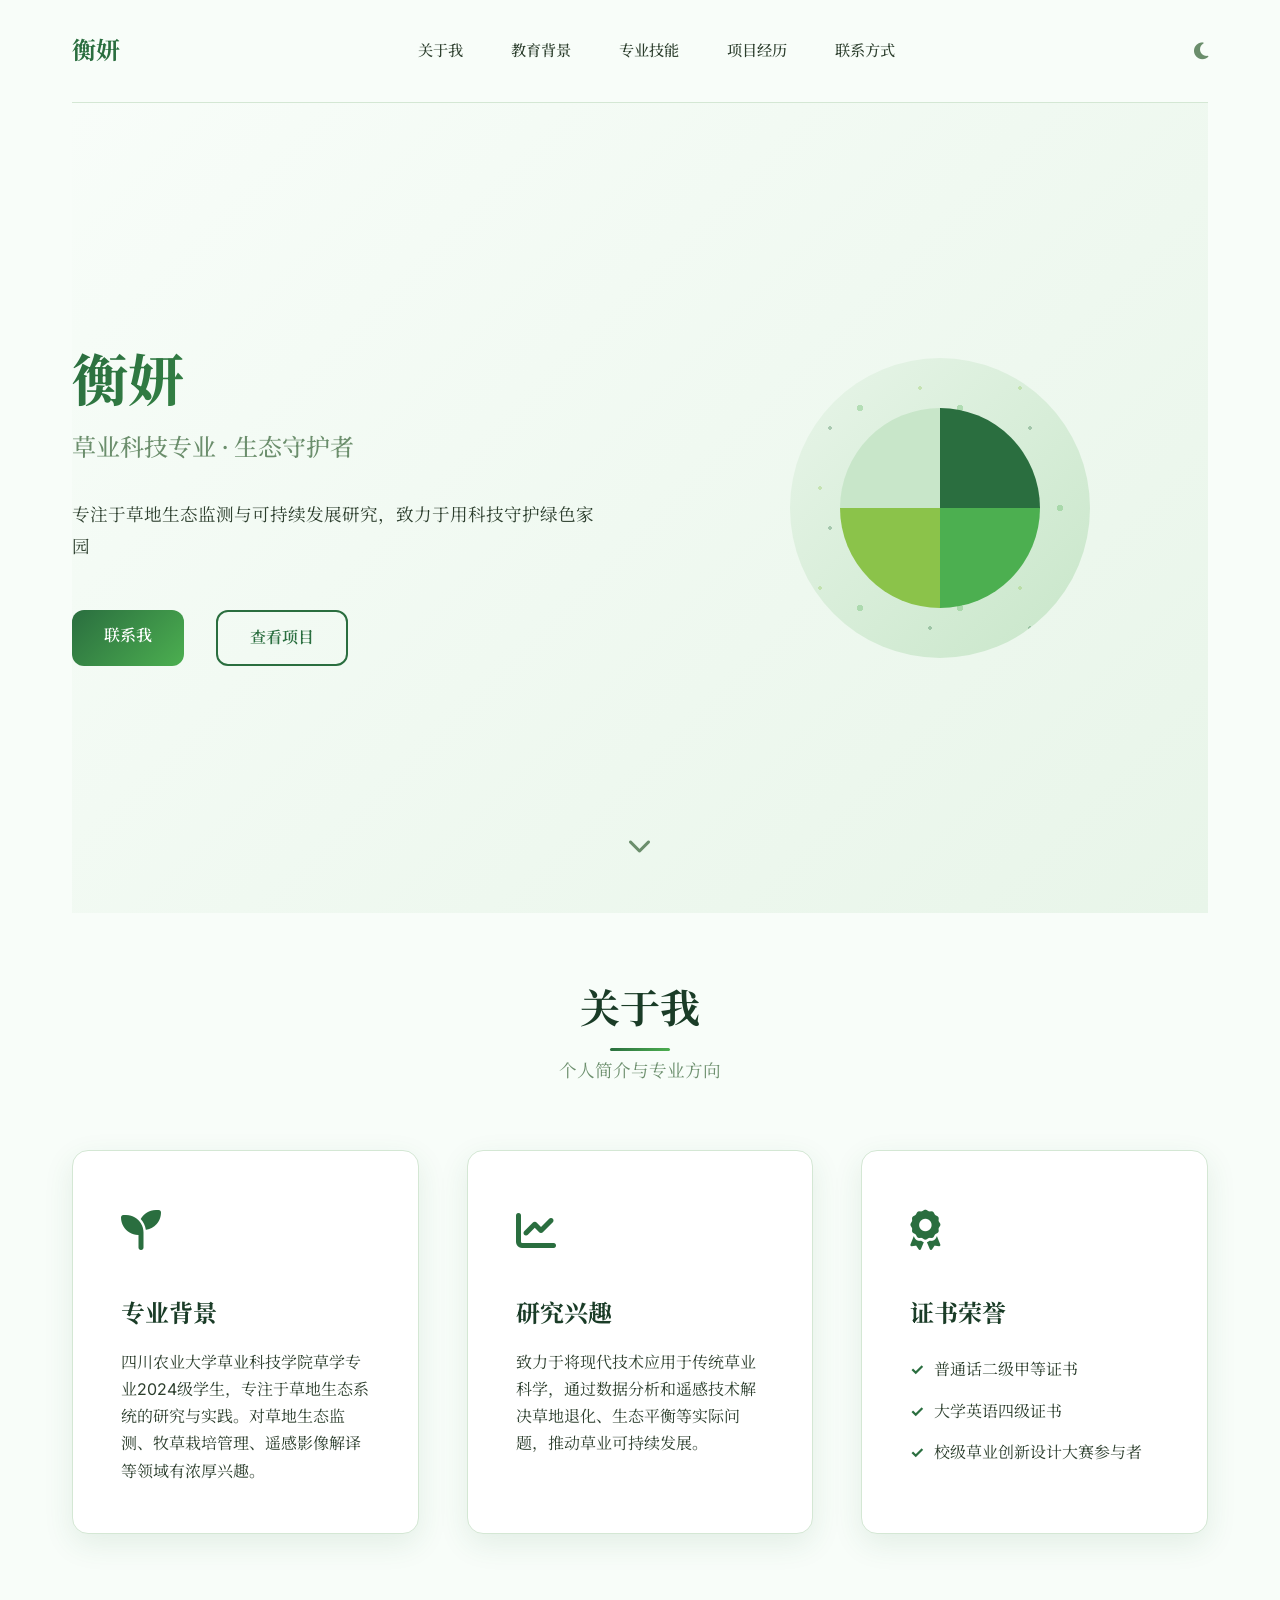
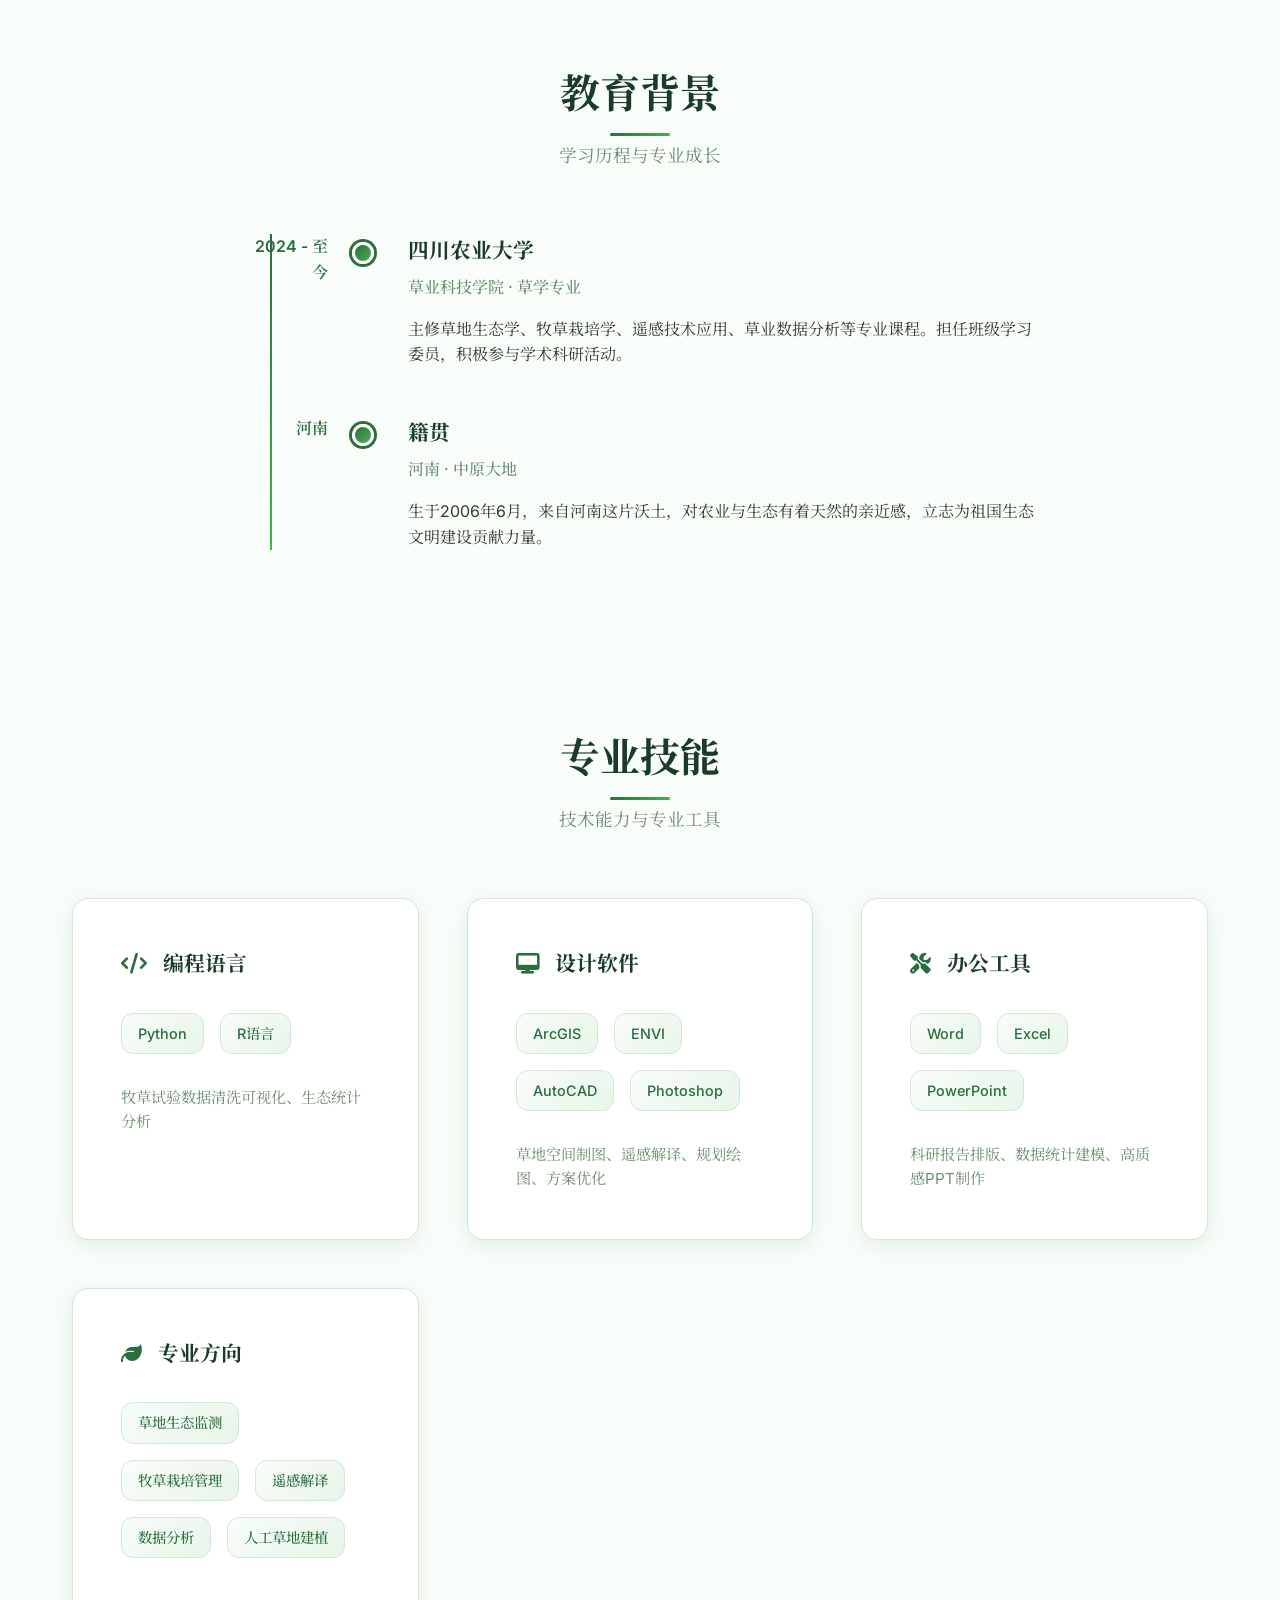
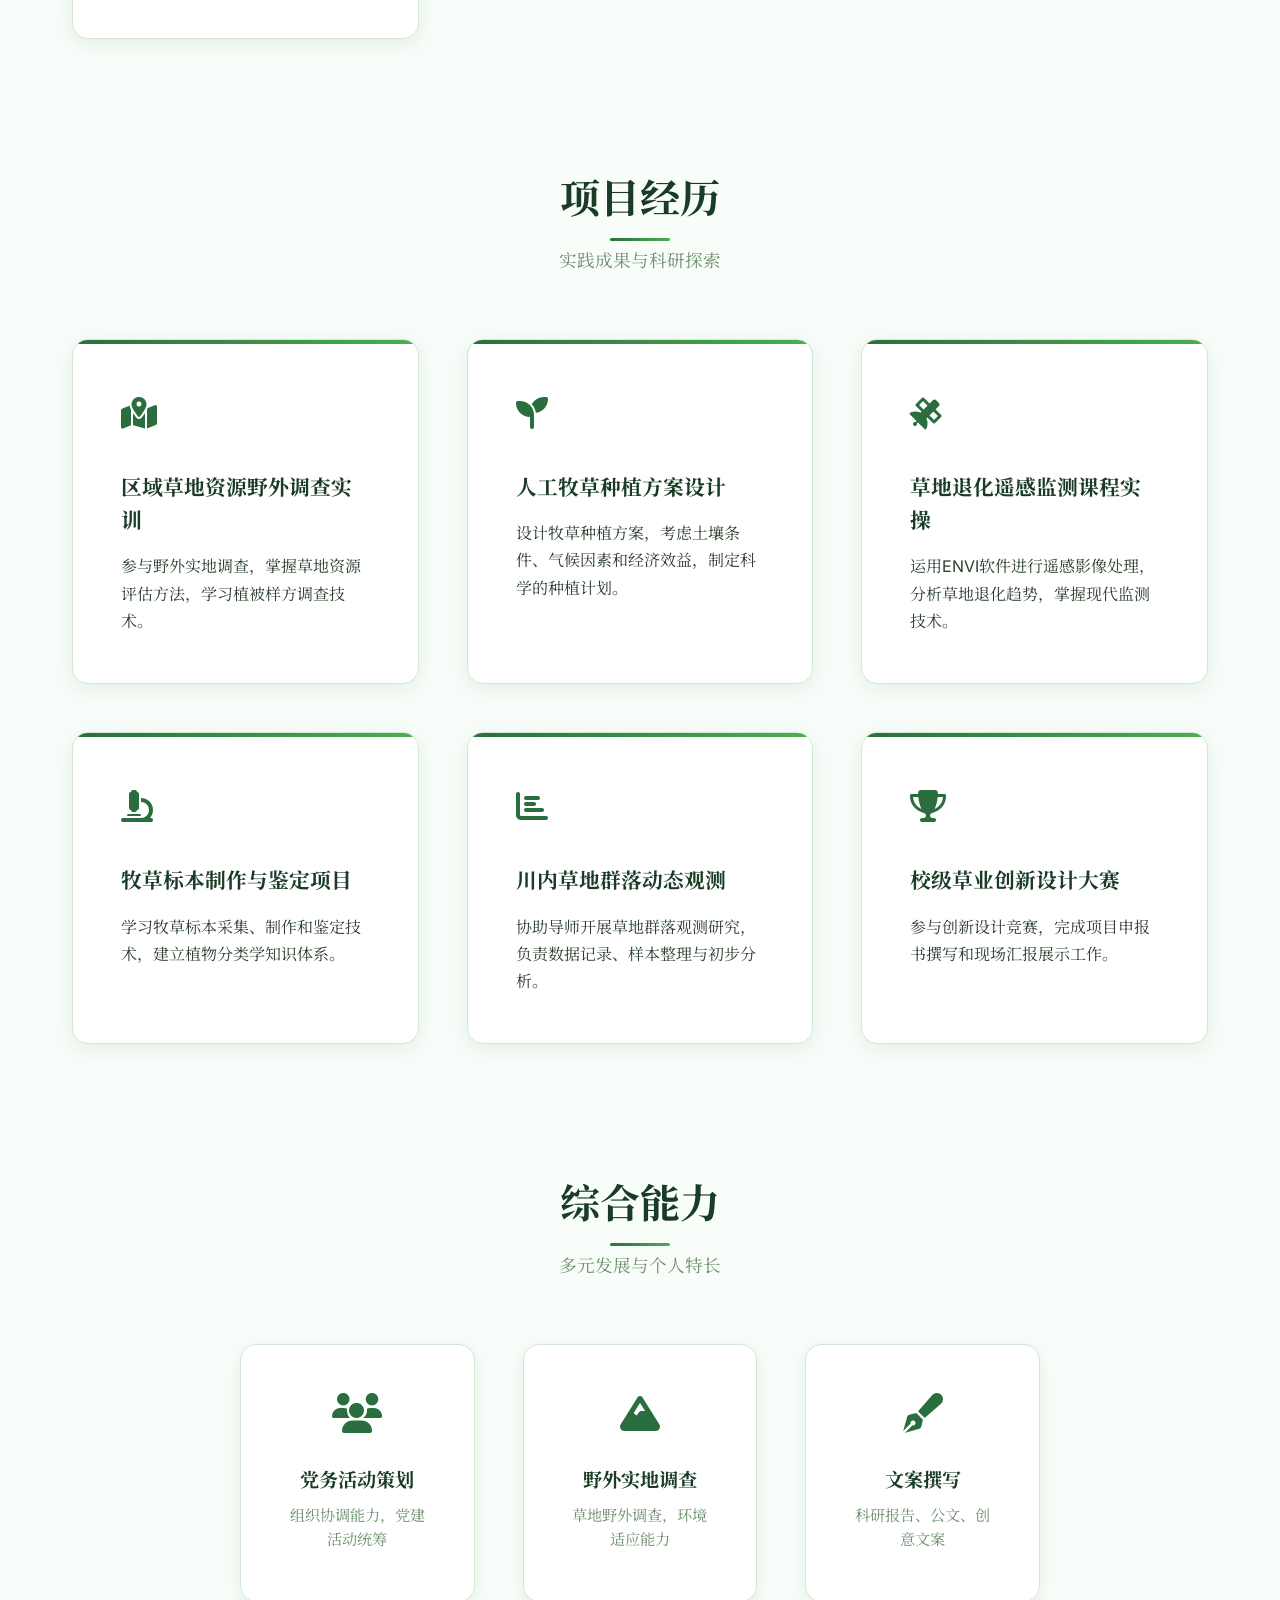
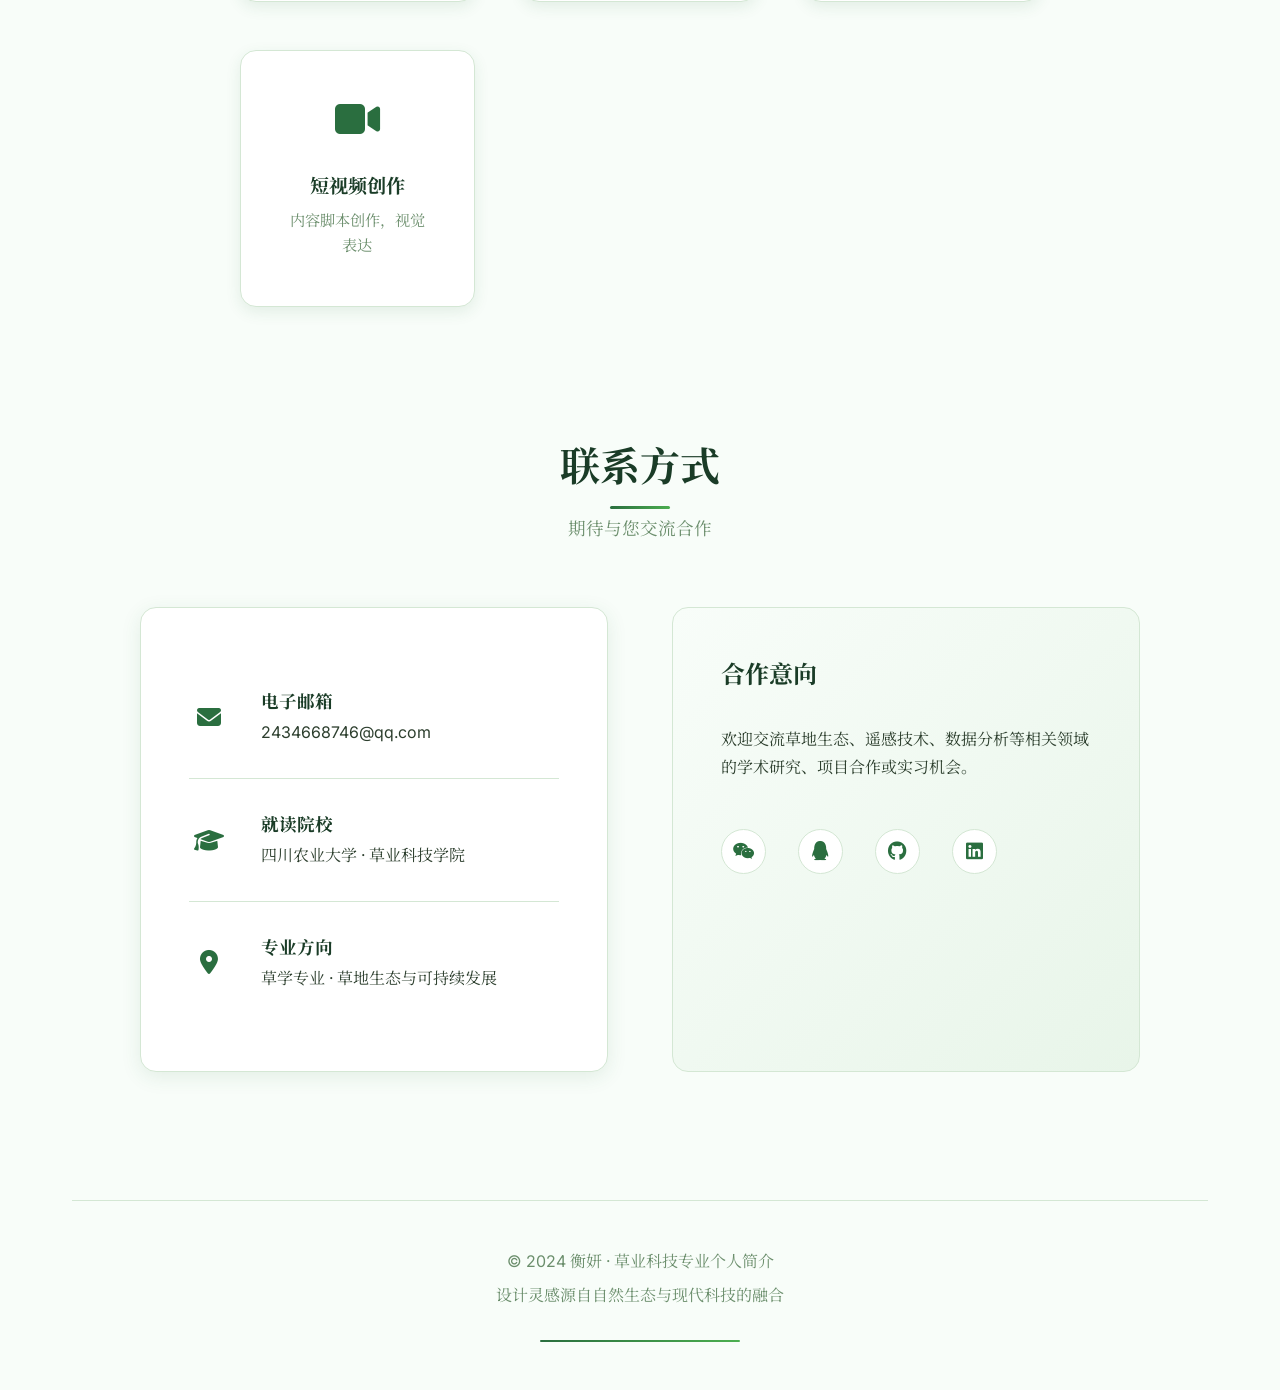
<file: index.html>
<!DOCTYPE html>
<html lang="zh-CN">
<head>
    <meta charset="UTF-8">
    <meta name="viewport" content="width=device-width, initial-scale=1.0">
    <title>衡妍 - 草业科技专业个人简介</title>
    <link rel="stylesheet" href="css/style.css">
    <link rel="stylesheet" href="https://cdnjs.cloudflare.com/ajax/libs/font-awesome/6.4.0/css/all.min.css">
    <link href="https://fonts.googleapis.com/css2?family=Inter:wght@300;400;500;600;700&family=Noto+Serif+SC:wght@400;500;600;700&display=swap" rel="stylesheet">
    <link rel="stylesheet" href="https://cdnjs.cloudflare.com/ajax/libs/font-awesome/6.4.0/css/all.min.css">
</head>
<body>
    <div class="container">
        <!-- 导航栏 -->
        <nav class="navbar">
            <div class="nav-brand">衡妍</div>
            <ul class="nav-links">
                <li><a href="#about">关于我</a></li>
                <li><a href="#education">教育背景</a></li>
                <li><a href="#skills">专业技能</a></li>
                <li><a href="#projects">项目经历</a></li>
                <li><a href="#contact">联系方式</a></li>
            </ul>
            <div class="nav-theme-toggle">
                <i class="fas fa-moon"></i>
            </div>
        </nav>

        <!-- 英雄区域 -->
        <section class="hero">
            <div class="hero-content">
                <div class="hero-text">
                    <h1 class="hero-title">衡妍</h1>
                    <h2 class="hero-subtitle">草业科技专业 · 生态守护者</h2>
                    <p class="hero-description">
                        专注于草地生态监测与可持续发展研究，致力于用科技守护绿色家园
                    </p>
                    <div class="hero-buttons">
                        <a href="#contact" class="btn-primary">联系我</a>
                        <a href="#projects" class="btn-secondary">查看项目</a>
                    </div>
                </div>
                <div class="hero-visual">
                    <div class="visual-element">
                        <div class="grass-pattern"></div>
                        <div class="data-visual"></div>
                    </div>
                </div>
            </div>
            <div class="scroll-indicator">
                <i class="fas fa-chevron-down"></i>
            </div>
        </section>

        <!-- 关于我 -->
        <section id="about" class="section about-section">
            <div class="section-header">
                <h2 class="section-title">关于我</h2>
                <p class="section-subtitle">个人简介与专业方向</p>
            </div>
            <div class="about-content">
                <div class="about-card">
                    <div class="about-icon">
                        <i class="fas fa-seedling"></i>
                    </div>
                    <h3>专业背景</h3>
                    <p>四川农业大学草业科技学院草学专业2024级学生，专注于草地生态系统的研究与实践。对草地生态监测、牧草栽培管理、遥感影像解译等领域有浓厚兴趣。</p>
                </div>
                <div class="about-card">
                    <div class="about-icon">
                        <i class="fas fa-chart-line"></i>
                    </div>
                    <h3>研究兴趣</h3>
                    <p>致力于将现代技术应用于传统草业科学，通过数据分析和遥感技术解决草地退化、生态平衡等实际问题，推动草业可持续发展。</p>
                </div>
                <div class="about-card">
                    <div class="about-icon">
                        <i class="fas fa-award"></i>
                    </div>
                    <h3>证书荣誉</h3>
                    <ul class="cert-list">
                        <li>普通话二级甲等证书</li>
                        <li>大学英语四级证书</li>
                        <li>校级草业创新设计大赛参与者</li>
                    </ul>
                </div>
            </div>
        </section>

        <!-- 教育背景 -->
        <section id="education" class="section education-section">
            <div class="section-header">
                <h2 class="section-title">教育背景</h2>
                <p class="section-subtitle">学习历程与专业成长</p>
            </div>
            <div class="timeline">
                <div class="timeline-item">
                    <div class="timeline-date">2024 - 至今</div>
                    <div class="timeline-content">
                        <h3>四川农业大学</h3>
                        <h4>草业科技学院 · 草学专业</h4>
                        <p>主修草地生态学、牧草栽培学、遥感技术应用、草业数据分析等专业课程。担任班级学习委员，积极参与学术科研活动。</p>
                    </div>
                </div>
                <div class="timeline-item">
                    <div class="timeline-date">河南</div>
                    <div class="timeline-content">
                        <h3>籍贯</h3>
                        <h4>河南 · 中原大地</h4>
                        <p>生于2006年6月，来自河南这片沃土，对农业与生态有着天然的亲近感，立志为祖国生态文明建设贡献力量。</p>
                    </div>
                </div>
            </div>
        </section>

        <!-- 专业技能 -->
        <section id="skills" class="section skills-section">
            <div class="section-header">
                <h2 class="section-title">专业技能</h2>
                <p class="section-subtitle">技术能力与专业工具</p>
            </div>
            <div class="skills-grid">
                <div class="skill-category">
                    <h3><i class="fas fa-code"></i> 编程语言</h3>
                    <div class="skill-items">
                        <span class="skill-tag">Python</span>
                        <span class="skill-tag">R语言</span>
                    </div>
                    <p class="skill-desc">牧草试验数据清洗可视化、生态统计分析</p>
                </div>
                <div class="skill-category">
                    <h3><i class="fas fa-desktop"></i> 设计软件</h3>
                    <div class="skill-items">
                        <span class="skill-tag">ArcGIS</span>
                        <span class="skill-tag">ENVI</span>
                        <span class="skill-tag">AutoCAD</span>
                        <span class="skill-tag">Photoshop</span>
                    </div>
                    <p class="skill-desc">草地空间制图、遥感解译、规划绘图、方案优化</p>
                </div>
                <div class="skill-category">
                    <h3><i class="fas fa-tools"></i> 办公工具</h3>
                    <div class="skill-items">
                        <span class="skill-tag">Word</span>
                        <span class="skill-tag">Excel</span>
                        <span class="skill-tag">PowerPoint</span>
                    </div>
                    <p class="skill-desc">科研报告排版、数据统计建模、高质感PPT制作</p>
                </div>
                <div class="skill-category">
                    <h3><i class="fas fa-leaf"></i> 专业方向</h3>
                    <div class="skill-items">
                        <span class="skill-tag">草地生态监测</span>
                        <span class="skill-tag">牧草栽培管理</span>
                        <span class="skill-tag">遥感解译</span>
                        <span class="skill-tag">数据分析</span>
                        <span class="skill-tag">人工草地建植</span>
                    </div>
                </div>
            </div>
        </section>

        <!-- 项目经历 -->
        <section id="projects" class="section projects-section">
            <div class="section-header">
                <h2 class="section-title">项目经历</h2>
                <p class="section-subtitle">实践成果与科研探索</p>
            </div>
            <div class="projects-grid">
                <div class="project-card">
                    <div class="project-icon">
                        <i class="fas fa-map-marked-alt"></i>
                    </div>
                    <h3>区域草地资源野外调查实训</h3>
                    <p>参与野外实地调查，掌握草地资源评估方法，学习植被样方调查技术。</p>
                </div>
                <div class="project-card">
                    <div class="project-icon">
                        <i class="fas fa-seedling"></i>
                    </div>
                    <h3>人工牧草种植方案设计</h3>
                    <p>设计牧草种植方案，考虑土壤条件、气候因素和经济效益，制定科学的种植计划。</p>
                </div>
                <div class="project-card">
                    <div class="project-icon">
                        <i class="fas fa-satellite"></i>
                    </div>
                    <h3>草地退化遥感监测课程实操</h3>
                    <p>运用ENVI软件进行遥感影像处理，分析草地退化趋势，掌握现代监测技术。</p>
                </div>
                <div class="project-card">
                    <div class="project-icon">
                        <i class="fas fa-microscope"></i>
                    </div>
                    <h3>牧草标本制作与鉴定项目</h3>
                    <p>学习牧草标本采集、制作和鉴定技术，建立植物分类学知识体系。</p>
                </div>
                <div class="project-card">
                    <div class="project-icon">
                        <i class="fas fa-chart-bar"></i>
                    </div>
                    <h3>川内草地群落动态观测</h3>
                    <p>协助导师开展草地群落观测研究，负责数据记录、样本整理与初步分析。</p>
                </div>
                <div class="project-card">
                    <div class="project-icon">
                        <i class="fas fa-trophy"></i>
                    </div>
                    <h3>校级草业创新设计大赛</h3>
                    <p>参与创新设计竞赛，完成项目申报书撰写和现场汇报展示工作。</p>
                </div>
            </div>
        </section>

        <!-- 其他特长 -->
        <section class="section talents-section">
            <div class="section-header">
                <h2 class="section-title">综合能力</h2>
                <p class="section-subtitle">多元发展与个人特长</p>
            </div>
            <div class="talents-grid">
                <div class="talent-item">
                    <i class="fas fa-users"></i>
                    <h4>党务活动策划</h4>
                    <p>组织协调能力，党建活动统筹</p>
                </div>
                <div class="talent-item">
                    <i class="fas fa-mountain"></i>
                    <h4>野外实地调查</h4>
                    <p>草地野外调查，环境适应能力</p>
                </div>
                <div class="talent-item">
                    <i class="fas fa-pen-fancy"></i>
                    <h4>文案撰写</h4>
                    <p>科研报告、公文、创意文案</p>
                </div>
                <div class="talent-item">
                    <i class="fas fa-video"></i>
                    <h4>短视频创作</h4>
                    <p>内容脚本创作，视觉表达</p>
                </div>
            </div>
        </section>

        <!-- 联系方式 -->
        <section id="contact" class="section contact-section">
            <div class="section-header">
                <h2 class="section-title">联系方式</h2>
                <p class="section-subtitle">期待与您交流合作</p>
            </div>
            <div class="contact-content">
                <div class="contact-info">
                    <div class="contact-item">
                        <i class="fas fa-envelope"></i>
                        <div>
                            <h4>电子邮箱</h4>
                            <p>2434668746@qq.com</p>
                        </div>
                    </div>
                    <div class="contact-item">
                        <i class="fas fa-graduation-cap"></i>
                        <div>
                            <h4>就读院校</h4>
                            <p>四川农业大学 · 草业科技学院</p>
                        </div>
                    </div>
                    <div class="contact-item">
                        <i class="fas fa-map-marker-alt"></i>
                        <div>
                            <h4>专业方向</h4>
                            <p>草学专业 · 草地生态与可持续发展</p>
                        </div>
                    </div>
                </div>
                <div class="contact-message">
                    <h3>合作意向</h3>
                    <p>欢迎交流草地生态、遥感技术、数据分析等相关领域的学术研究、项目合作或实习机会。</p>
                    <div class="social-links">
                        <a href="#" class="social-link"><i class="fab fa-weixin"></i></a>
                        <a href="#" class="social-link"><i class="fab fa-qq"></i></a>
                        <a href="#" class="social-link"><i class="fab fa-github"></i></a>
                        <a href="#" class="social-link"><i class="fab fa-linkedin"></i></a>
                    </div>
                </div>
            </div>
        </section>

        <!-- 页脚 -->
        <footer class="footer">
            <div class="footer-content">
                <p>© 2024 衡妍 · 草业科技专业个人简介</p>
                <p>设计灵感源自自然生态与现代科技的融合</p>
            </div>
            <div class="footer-decoration">
                <div class="grass-line"></div>
            </div>
        </footer>
    </div>

    <script src="js/script.js"></script>
</body>
</html>
</file>
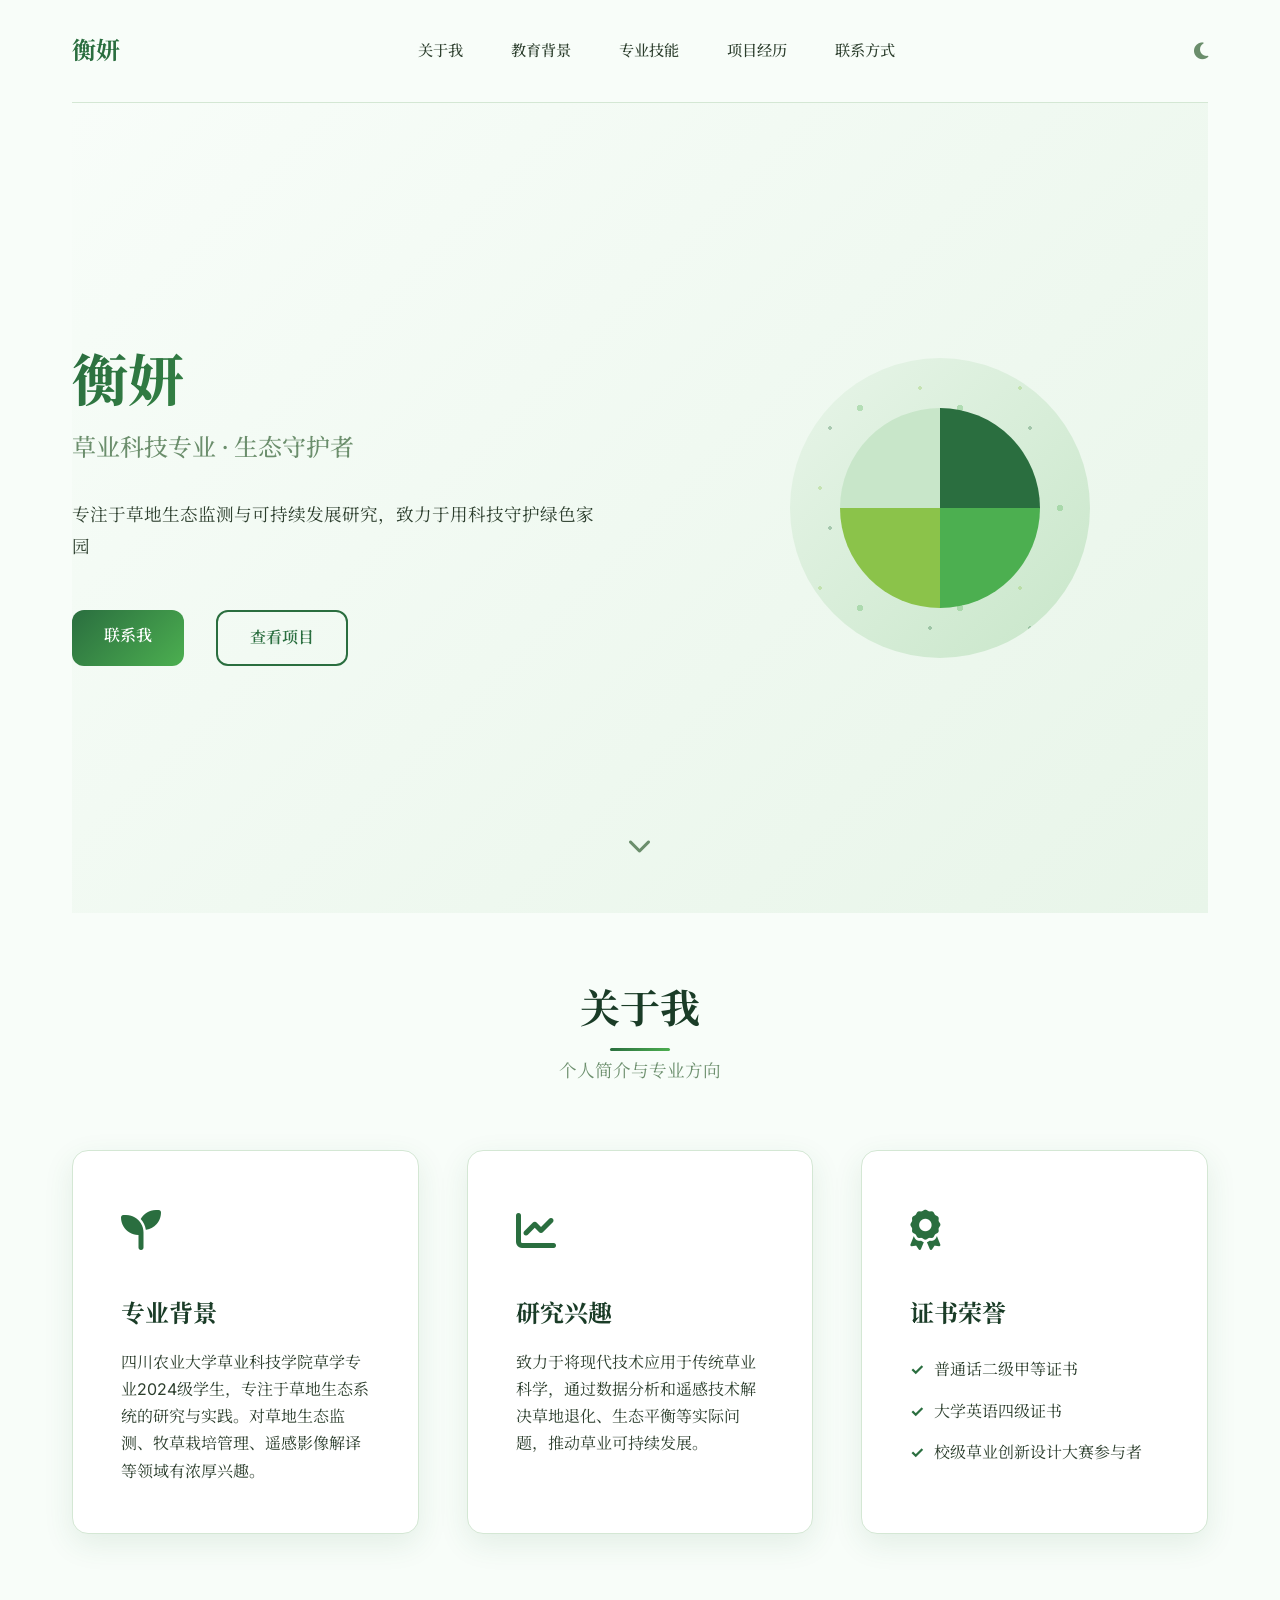
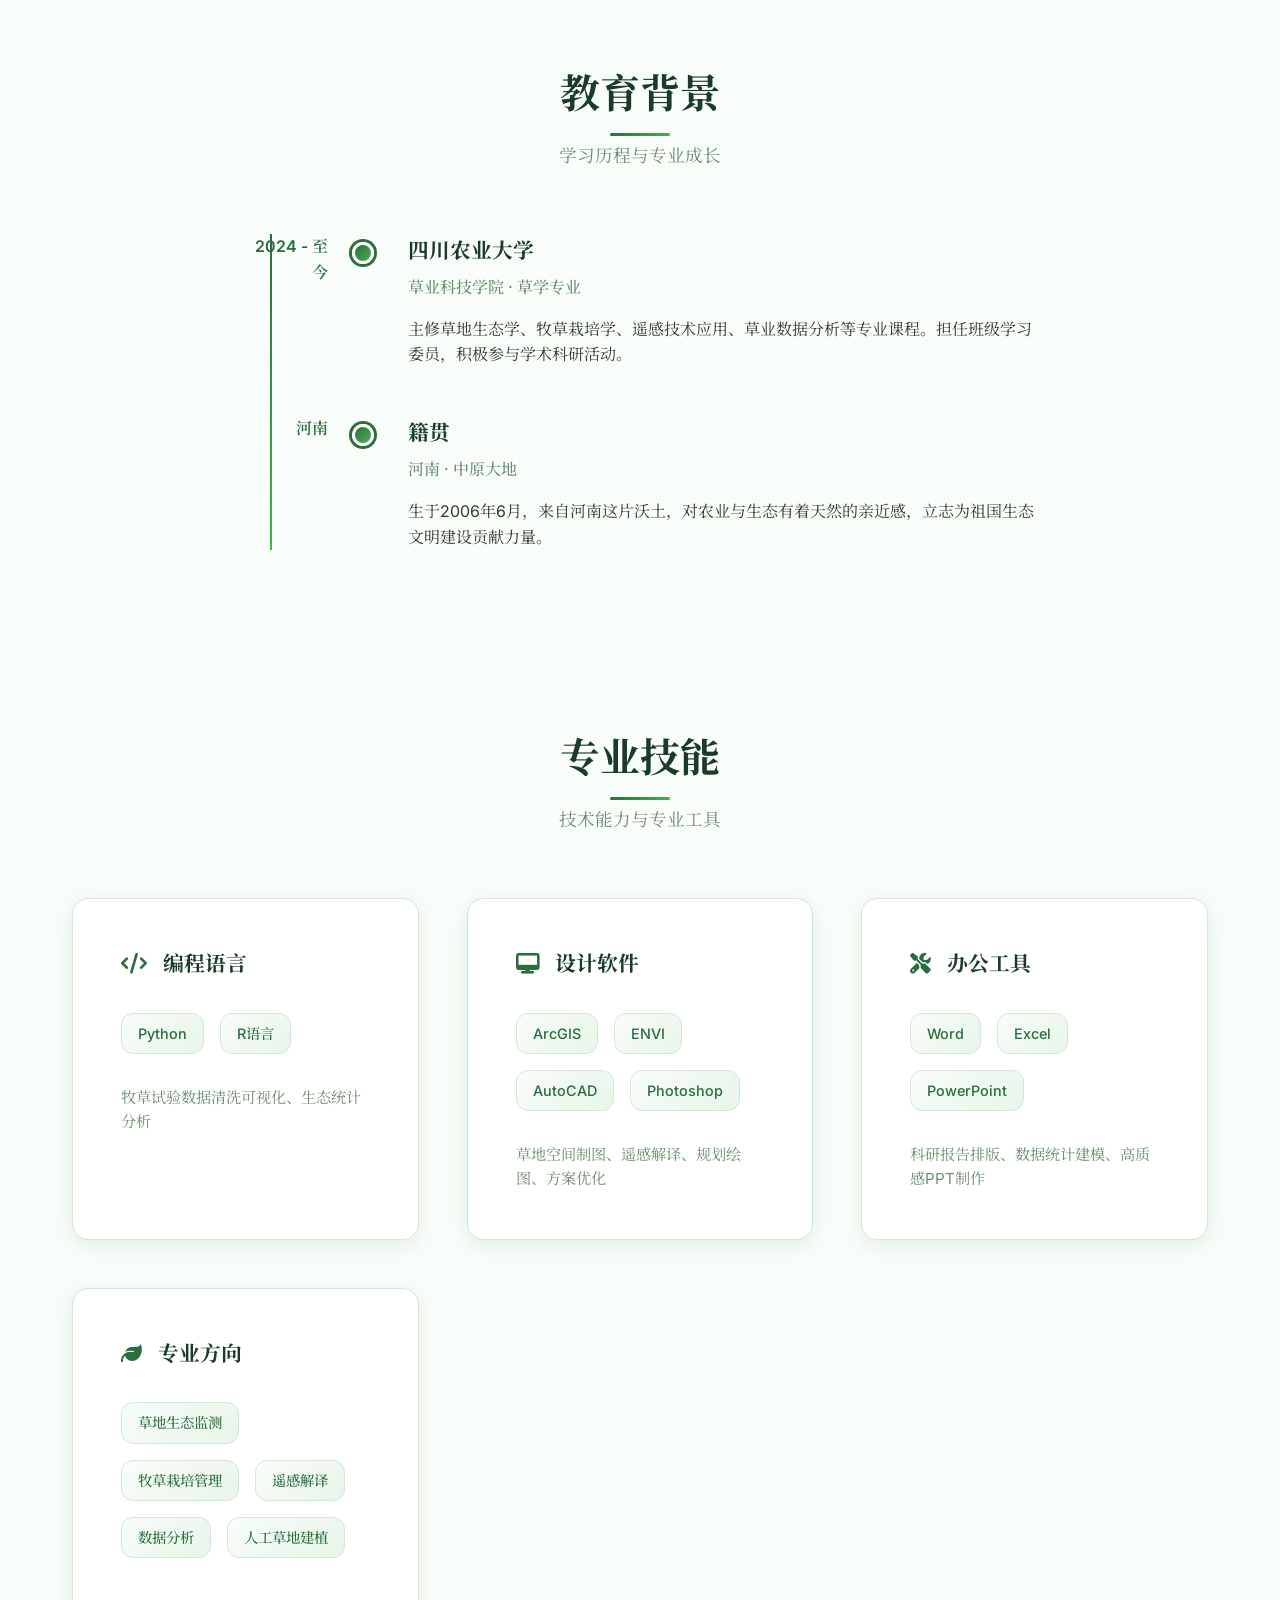
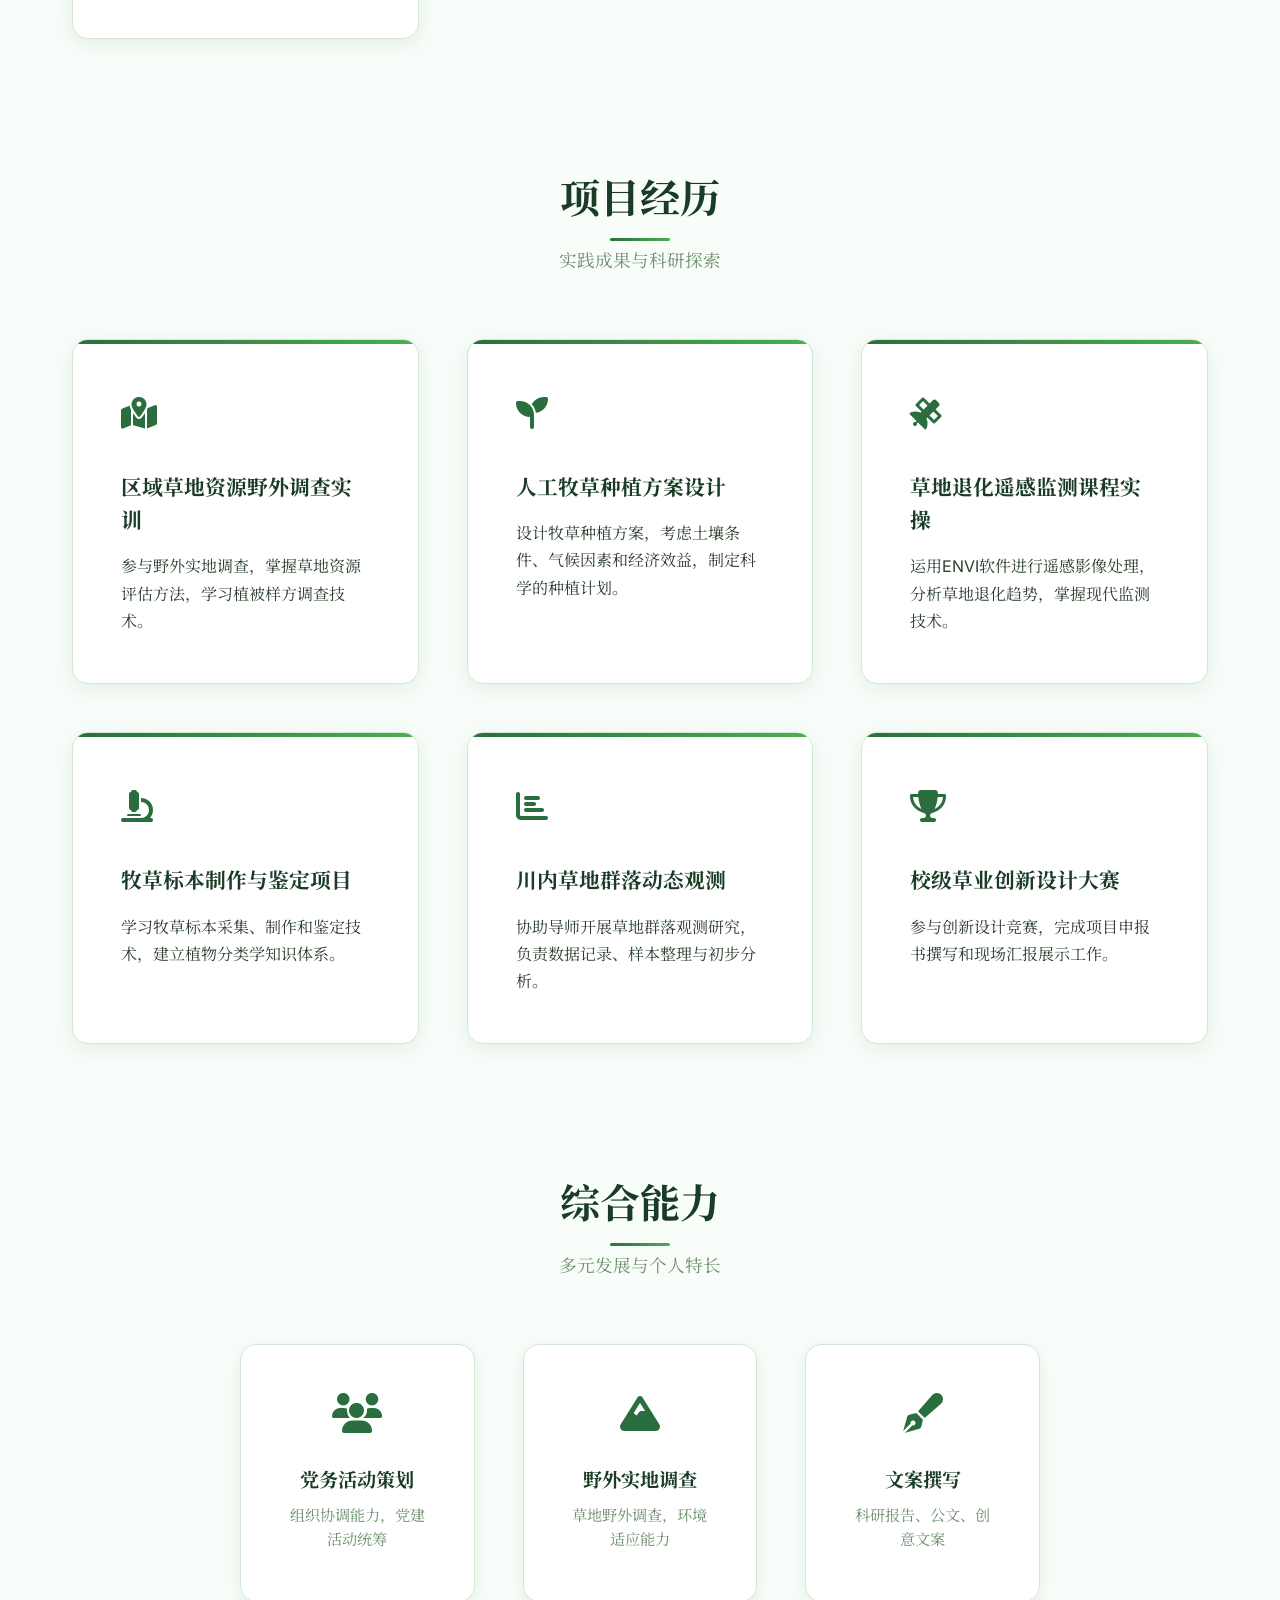
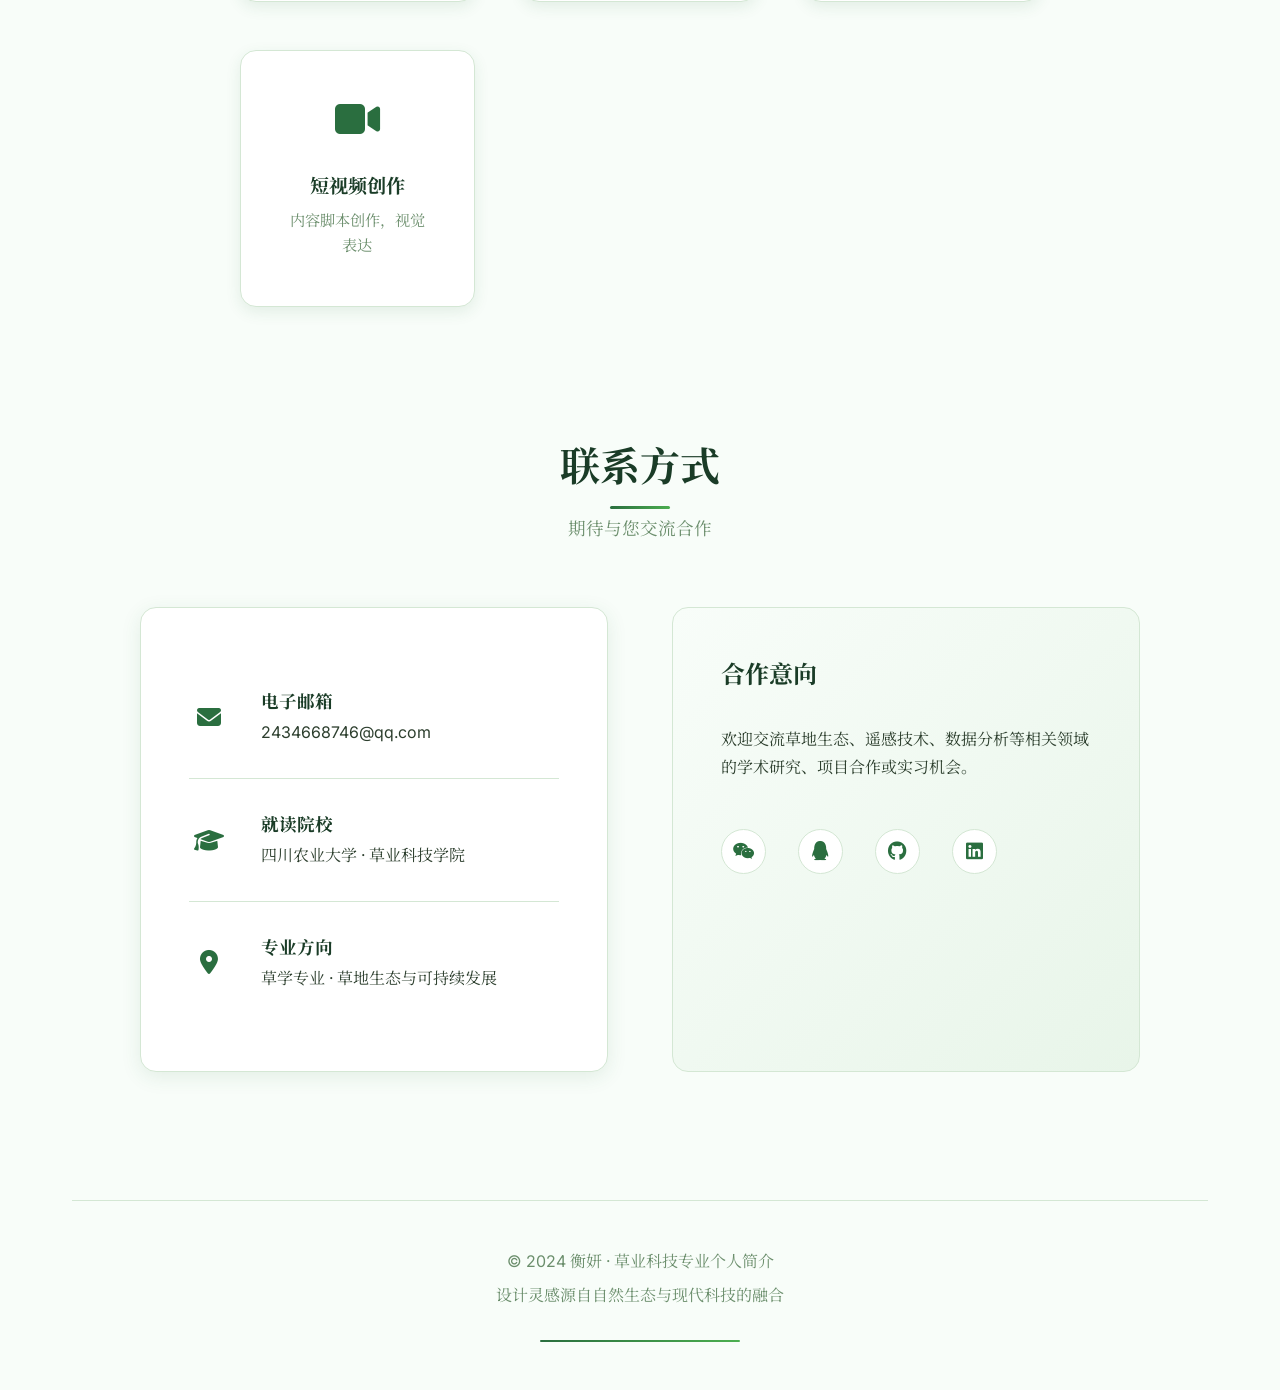
<file: index-HY.html>
<!DOCTYPE html>
<html lang="zh-CN">
<head>
    <meta charset="UTF-8">
    <meta name="viewport" content="width=device-width, initial-scale=1.0">
    <title>衡妍 - 草业科技专业个人简介</title>
    <link rel="stylesheet" href="css/style.css">
    <link rel="stylesheet" href="https://cdnjs.cloudflare.com/ajax/libs/font-awesome/6.4.0/css/all.min.css">
    <link href="https://fonts.googleapis.com/css2?family=Inter:wght@300;400;500;600;700&family=Noto+Serif+SC:wght@400;500;600;700&display=swap" rel="stylesheet">
    <link rel="stylesheet" href="https://cdnjs.cloudflare.com/ajax/libs/font-awesome/6.4.0/css/all.min.css">
</head>
<body>
    <div class="container">
        <!-- 导航栏 -->
        <nav class="navbar">
            <div class="nav-brand">衡妍</div>
            <ul class="nav-links">
                <li><a href="#about">关于我</a></li>
                <li><a href="#education">教育背景</a></li>
                <li><a href="#skills">专业技能</a></li>
                <li><a href="#projects">项目经历</a></li>
                <li><a href="#contact">联系方式</a></li>
            </ul>
            <div class="nav-theme-toggle">
                <i class="fas fa-moon"></i>
            </div>
        </nav>

        <!-- 英雄区域 -->
        <section class="hero">
            <div class="hero-content">
                <div class="hero-text">
                    <h1 class="hero-title">衡妍</h1>
                    <h2 class="hero-subtitle">草业科技专业 · 生态守护者</h2>
                    <p class="hero-description">
                        专注于草地生态监测与可持续发展研究，致力于用科技守护绿色家园
                    </p>
                    <div class="hero-buttons">
                        <a href="#contact" class="btn-primary">联系我</a>
                        <a href="#projects" class="btn-secondary">查看项目</a>
                    </div>
                </div>
                <div class="hero-visual">
                    <div class="visual-element">
                        <div class="grass-pattern"></div>
                        <div class="data-visual"></div>
                    </div>
                </div>
            </div>
            <div class="scroll-indicator">
                <i class="fas fa-chevron-down"></i>
            </div>
        </section>

        <!-- 关于我 -->
        <section id="about" class="section about-section">
            <div class="section-header">
                <h2 class="section-title">关于我</h2>
                <p class="section-subtitle">个人简介与专业方向</p>
            </div>
            <div class="about-content">
                <div class="about-card">
                    <div class="about-icon">
                        <i class="fas fa-seedling"></i>
                    </div>
                    <h3>专业背景</h3>
                    <p>四川农业大学草业科技学院草学专业2024级学生，专注于草地生态系统的研究与实践。对草地生态监测、牧草栽培管理、遥感影像解译等领域有浓厚兴趣。</p>
                </div>
                <div class="about-card">
                    <div class="about-icon">
                        <i class="fas fa-chart-line"></i>
                    </div>
                    <h3>研究兴趣</h3>
                    <p>致力于将现代技术应用于传统草业科学，通过数据分析和遥感技术解决草地退化、生态平衡等实际问题，推动草业可持续发展。</p>
                </div>
                <div class="about-card">
                    <div class="about-icon">
                        <i class="fas fa-award"></i>
                    </div>
                    <h3>证书荣誉</h3>
                    <ul class="cert-list">
                        <li>普通话二级甲等证书</li>
                        <li>大学英语四级证书</li>
                        <li>校级草业创新设计大赛参与者</li>
                    </ul>
                </div>
            </div>
        </section>

        <!-- 教育背景 -->
        <section id="education" class="section education-section">
            <div class="section-header">
                <h2 class="section-title">教育背景</h2>
                <p class="section-subtitle">学习历程与专业成长</p>
            </div>
            <div class="timeline">
                <div class="timeline-item">
                    <div class="timeline-date">2024 - 至今</div>
                    <div class="timeline-content">
                        <h3>四川农业大学</h3>
                        <h4>草业科技学院 · 草学专业</h4>
                        <p>主修草地生态学、牧草栽培学、遥感技术应用、草业数据分析等专业课程。担任班级学习委员，积极参与学术科研活动。</p>
                    </div>
                </div>
                <div class="timeline-item">
                    <div class="timeline-date">河南</div>
                    <div class="timeline-content">
                        <h3>籍贯</h3>
                        <h4>河南 · 中原大地</h4>
                        <p>生于2006年6月，来自河南这片沃土，对农业与生态有着天然的亲近感，立志为祖国生态文明建设贡献力量。</p>
                    </div>
                </div>
            </div>
        </section>

        <!-- 专业技能 -->
        <section id="skills" class="section skills-section">
            <div class="section-header">
                <h2 class="section-title">专业技能</h2>
                <p class="section-subtitle">技术能力与专业工具</p>
            </div>
            <div class="skills-grid">
                <div class="skill-category">
                    <h3><i class="fas fa-code"></i> 编程语言</h3>
                    <div class="skill-items">
                        <span class="skill-tag">Python</span>
                        <span class="skill-tag">R语言</span>
                    </div>
                    <p class="skill-desc">牧草试验数据清洗可视化、生态统计分析</p>
                </div>
                <div class="skill-category">
                    <h3><i class="fas fa-desktop"></i> 设计软件</h3>
                    <div class="skill-items">
                        <span class="skill-tag">ArcGIS</span>
                        <span class="skill-tag">ENVI</span>
                        <span class="skill-tag">AutoCAD</span>
                        <span class="skill-tag">Photoshop</span>
                    </div>
                    <p class="skill-desc">草地空间制图、遥感解译、规划绘图、方案优化</p>
                </div>
                <div class="skill-category">
                    <h3><i class="fas fa-tools"></i> 办公工具</h3>
                    <div class="skill-items">
                        <span class="skill-tag">Word</span>
                        <span class="skill-tag">Excel</span>
                        <span class="skill-tag">PowerPoint</span>
                    </div>
                    <p class="skill-desc">科研报告排版、数据统计建模、高质感PPT制作</p>
                </div>
                <div class="skill-category">
                    <h3><i class="fas fa-leaf"></i> 专业方向</h3>
                    <div class="skill-items">
                        <span class="skill-tag">草地生态监测</span>
                        <span class="skill-tag">牧草栽培管理</span>
                        <span class="skill-tag">遥感解译</span>
                        <span class="skill-tag">数据分析</span>
                        <span class="skill-tag">人工草地建植</span>
                    </div>
                </div>
            </div>
        </section>

        <!-- 项目经历 -->
        <section id="projects" class="section projects-section">
            <div class="section-header">
                <h2 class="section-title">项目经历</h2>
                <p class="section-subtitle">实践成果与科研探索</p>
            </div>
            <div class="projects-grid">
                <div class="project-card">
                    <div class="project-icon">
                        <i class="fas fa-map-marked-alt"></i>
                    </div>
                    <h3>区域草地资源野外调查实训</h3>
                    <p>参与野外实地调查，掌握草地资源评估方法，学习植被样方调查技术。</p>
                </div>
                <div class="project-card">
                    <div class="project-icon">
                        <i class="fas fa-seedling"></i>
                    </div>
                    <h3>人工牧草种植方案设计</h3>
                    <p>设计牧草种植方案，考虑土壤条件、气候因素和经济效益，制定科学的种植计划。</p>
                </div>
                <div class="project-card">
                    <div class="project-icon">
                        <i class="fas fa-satellite"></i>
                    </div>
                    <h3>草地退化遥感监测课程实操</h3>
                    <p>运用ENVI软件进行遥感影像处理，分析草地退化趋势，掌握现代监测技术。</p>
                </div>
                <div class="project-card">
                    <div class="project-icon">
                        <i class="fas fa-microscope"></i>
                    </div>
                    <h3>牧草标本制作与鉴定项目</h3>
                    <p>学习牧草标本采集、制作和鉴定技术，建立植物分类学知识体系。</p>
                </div>
                <div class="project-card">
                    <div class="project-icon">
                        <i class="fas fa-chart-bar"></i>
                    </div>
                    <h3>川内草地群落动态观测</h3>
                    <p>协助导师开展草地群落观测研究，负责数据记录、样本整理与初步分析。</p>
                </div>
                <div class="project-card">
                    <div class="project-icon">
                        <i class="fas fa-trophy"></i>
                    </div>
                    <h3>校级草业创新设计大赛</h3>
                    <p>参与创新设计竞赛，完成项目申报书撰写和现场汇报展示工作。</p>
                </div>
            </div>
        </section>

        <!-- 其他特长 -->
        <section class="section talents-section">
            <div class="section-header">
                <h2 class="section-title">综合能力</h2>
                <p class="section-subtitle">多元发展与个人特长</p>
            </div>
            <div class="talents-grid">
                <div class="talent-item">
                    <i class="fas fa-users"></i>
                    <h4>党务活动策划</h4>
                    <p>组织协调能力，党建活动统筹</p>
                </div>
                <div class="talent-item">
                    <i class="fas fa-mountain"></i>
                    <h4>野外实地调查</h4>
                    <p>草地野外调查，环境适应能力</p>
                </div>
                <div class="talent-item">
                    <i class="fas fa-pen-fancy"></i>
                    <h4>文案撰写</h4>
                    <p>科研报告、公文、创意文案</p>
                </div>
                <div class="talent-item">
                    <i class="fas fa-video"></i>
                    <h4>短视频创作</h4>
                    <p>内容脚本创作，视觉表达</p>
                </div>
            </div>
        </section>

        <!-- 联系方式 -->
        <section id="contact" class="section contact-section">
            <div class="section-header">
                <h2 class="section-title">联系方式</h2>
                <p class="section-subtitle">期待与您交流合作</p>
            </div>
            <div class="contact-content">
                <div class="contact-info">
                    <div class="contact-item">
                        <i class="fas fa-envelope"></i>
                        <div>
                            <h4>电子邮箱</h4>
                            <p>2434668746@qq.com</p>
                        </div>
                    </div>
                    <div class="contact-item">
                        <i class="fas fa-graduation-cap"></i>
                        <div>
                            <h4>就读院校</h4>
                            <p>四川农业大学 · 草业科技学院</p>
                        </div>
                    </div>
                    <div class="contact-item">
                        <i class="fas fa-map-marker-alt"></i>
                        <div>
                            <h4>专业方向</h4>
                            <p>草学专业 · 草地生态与可持续发展</p>
                        </div>
                    </div>
                </div>
                <div class="contact-message">
                    <h3>合作意向</h3>
                    <p>欢迎交流草地生态、遥感技术、数据分析等相关领域的学术研究、项目合作或实习机会。</p>
                    <div class="social-links">
                        <a href="#" class="social-link"><i class="fab fa-weixin"></i></a>
                        <a href="#" class="social-link"><i class="fab fa-qq"></i></a>
                        <a href="#" class="social-link"><i class="fab fa-github"></i></a>
                        <a href="#" class="social-link"><i class="fab fa-linkedin"></i></a>
                    </div>
                </div>
            </div>
        </section>

        <!-- 页脚 -->
        <footer class="footer">
            <div class="footer-content">
                <p>© 2024 衡妍 · 草业科技专业个人简介</p>
                <p>设计灵感源自自然生态与现代科技的融合</p>
            </div>
            <div class="footer-decoration">
                <div class="grass-line"></div>
            </div>
        </footer>
    </div>

    <script src="js/script.js"></script>
</body>
</html>
</file>
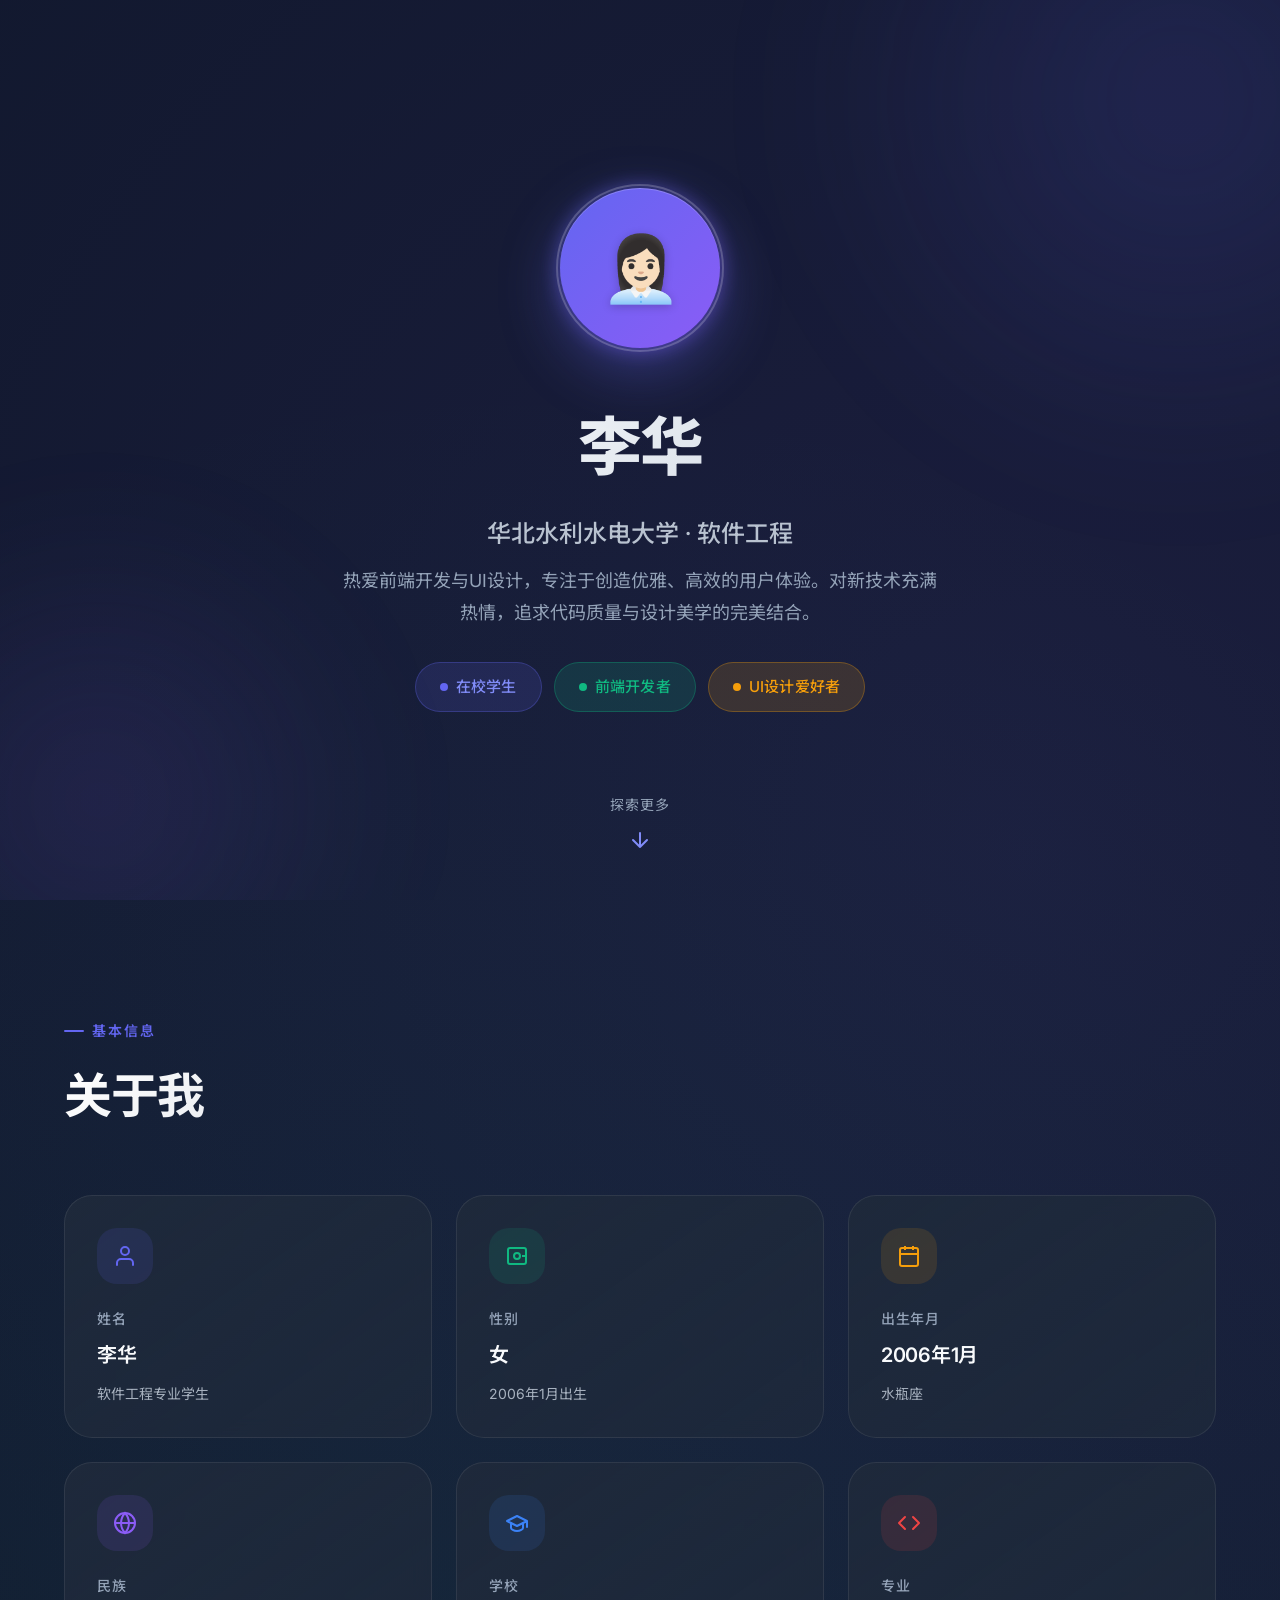
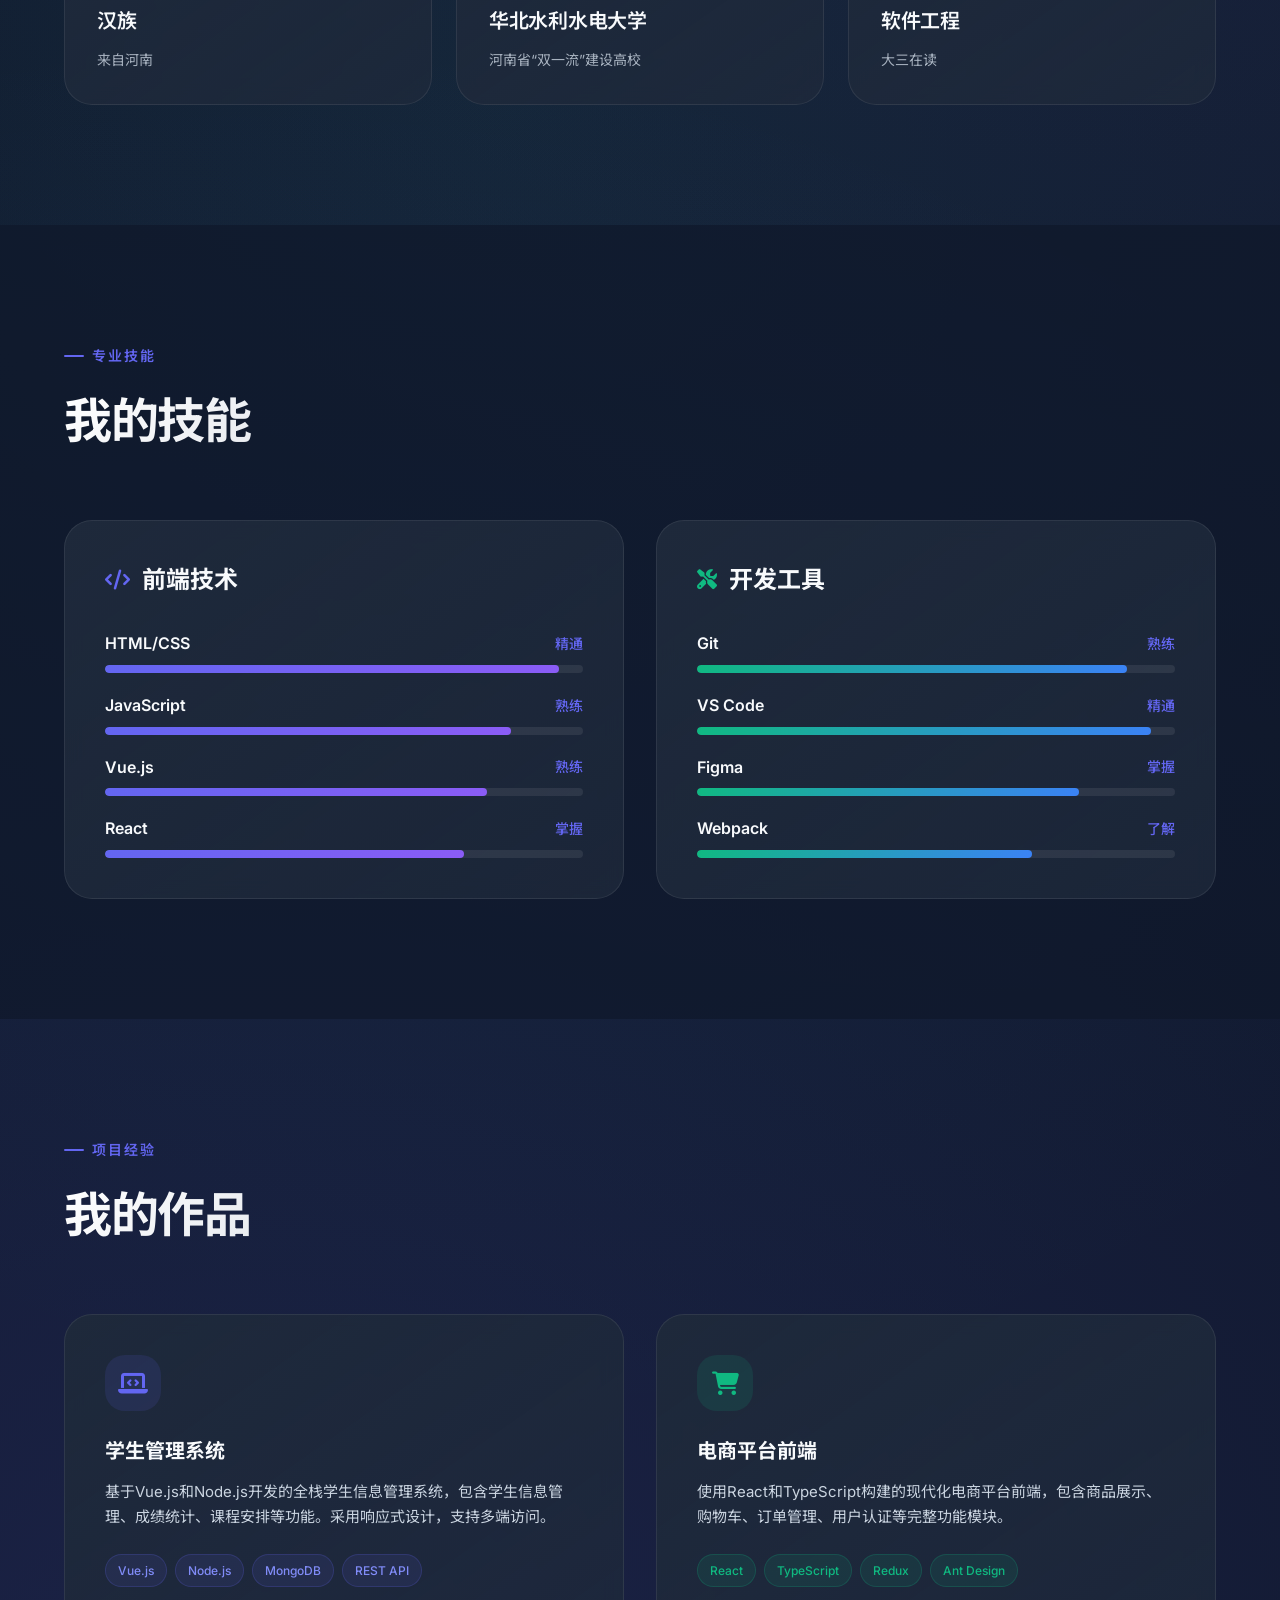
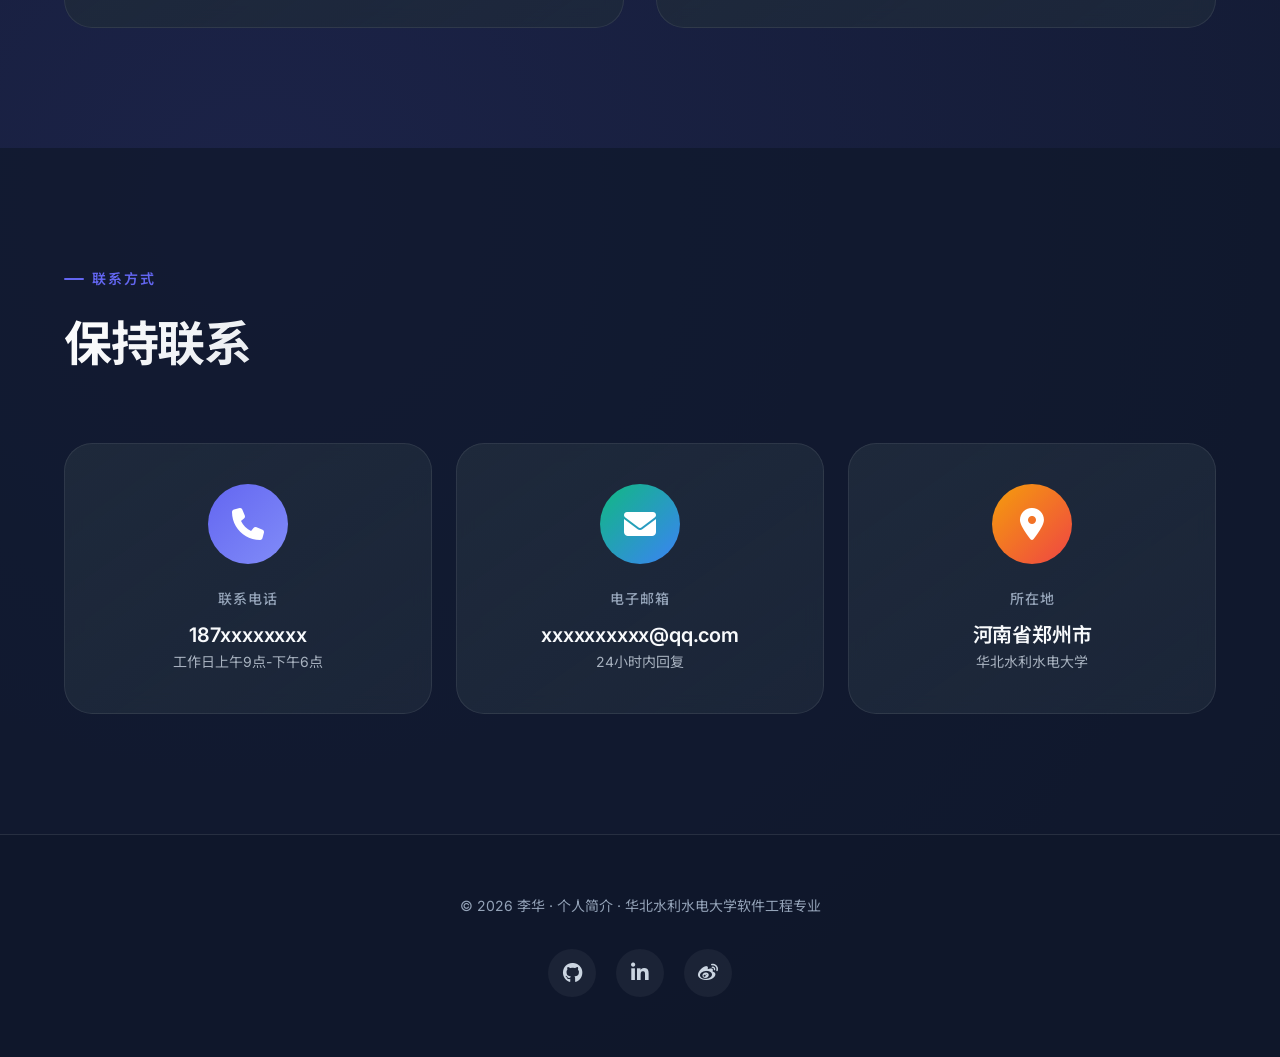
<file: indexll.html>
<!DOCTYPE html>
<html lang="zh-CN">
<head>
    <meta charset="UTF-8">
    <meta name="viewport" content="width=device-width, initial-scale=1.0">
    <title>李华的个人简介</title>
    <link rel="preconnect" href="https://fonts.googleapis.com">
    <link rel="preconnect" href="https://fonts.gstatic.com" crossorigin>
    <link href="https://fonts.googleapis.com/css2?family=Inter:wght@300;400;500;600;700&family=Noto+Sans+SC:wght@300;400;500;600;700&display=swap" rel="stylesheet">
    <link rel="stylesheet" href="https://cdnjs.cloudflare.com/ajax/libs/font-awesome/6.4.0/css/all.min.css">
    <style>
        *, *::before, *::after {
            margin: 0;
            padding: 0;
            box-sizing: border-box;
        }

        :root {
            --bg: #0F172A;
            --surface: #1E293B;
            --surface-light: #334155;
            --accent: #6366F1;
            --accent-light: #818CF8;
            --accent-dark: #4F46E5;
            --text-primary: #F8FAFC;
            --text-secondary: #CBD5E1;
            --text-tertiary: #94A3B8;
            --border: rgba(255, 255, 255, 0.1);
            --shadow-soft: 0 4px 30px rgba(0, 0, 0, 0.3);
            --shadow-elevated: 0 12px 40px rgba(0, 0, 0, 0.4);
            --radius: 20px;
            --radius-sm: 12px;
            --radius-lg: 28px;
            --gradient-primary: linear-gradient(135deg, #6366F1 0%, #8B5CF6 100%);
            --gradient-secondary: linear-gradient(135deg, #10B981 0%, #3B82F6 100%);
            --gradient-tertiary: linear-gradient(135deg, #F59E0B 0%, #EF4444 100%);
        }

        html {
            scroll-behavior: smooth;
        }

        body {
            font-family: 'Inter', 'Noto Sans SC', -apple-system, BlinkMacSystemFont, sans-serif;
            background: var(--bg);
            color: var(--text-primary);
            line-height: 1.6;
            -webkit-font-smoothing: antialiased;
            -moz-osx-font-smoothing: grayscale;
            overflow-x: hidden;
            background-image: 
                radial-gradient(circle at 20% 80%, rgba(99, 102, 241, 0.15) 0%, transparent 50%),
                radial-gradient(circle at 80% 20%, rgba(139, 92, 246, 0.1) 0%, transparent 50%),
                radial-gradient(circle at 40% 40%, rgba(16, 185, 129, 0.08) 0%, transparent 50%);
        }

        .container {
            max-width: 1200px;
            margin: 0 auto;
            padding: 0 24px;
        }

        /* ===== Hero Section ===== */
        .hero {
            min-height: 100vh;
            display: flex;
            align-items: center;
            justify-content: center;
            position: relative;
            overflow: hidden;
        }

        .hero::before {
            content: '';
            position: absolute;
            top: -300px;
            right: -300px;
            width: 800px;
            height: 800px;
            border-radius: 50%;
            background: radial-gradient(circle, rgba(99, 102, 241, 0.15) 0%, transparent 70%);
            pointer-events: none;
            filter: blur(60px);
        }

        .hero::after {
            content: '';
            position: absolute;
            bottom: -200px;
            left: -200px;
            width: 600px;
            height: 600px;
            border-radius: 50%;
            background: radial-gradient(circle, rgba(139, 92, 246, 0.12) 0%, transparent 70%);
            pointer-events: none;
            filter: blur(60px);
        }

        .hero-content {
            text-align: center;
            position: relative;
            z-index: 1;
            animation: fadeInUp 1s cubic-bezier(0.16, 1, 0.3, 1) forwards;
        }

        .avatar-wrapper {
            width: 160px;
            height: 160px;
            margin: 0 auto 48px;
            border-radius: 50%;
            background: var(--gradient-primary);
            display: flex;
            align-items: center;
            justify-content: center;
            box-shadow: 
                0 20px 60px rgba(99, 102, 241, 0.4),
                inset 0 1px 0 rgba(255, 255, 255, 0.2);
            position: relative;
            transition: all 0.5s cubic-bezier(0.34, 1.56, 0.64, 1);
        }

        .avatar-wrapper:hover {
            transform: scale(1.05) rotate(5deg);
            box-shadow: 
                0 30px 80px rgba(99, 102, 241, 0.6),
                inset 0 1px 0 rgba(255, 255, 255, 0.3);
        }

        .avatar-wrapper::before {
            content: '';
            position: absolute;
            inset: -2px;
            border-radius: 50%;
            background: var(--gradient-primary);
            filter: blur(10px);
            opacity: 0.5;
            z-index: -1;
            animation: pulse-glow 3s ease-in-out infinite;
        }

        .avatar-wrapper::after {
            content: '';
            position: absolute;
            inset: -4px;
            border-radius: 50%;
            border: 2px solid rgba(255, 255, 255, 0.2);
            animation: pulse-ring 3s ease-in-out infinite;
        }

        .avatar-text {
            font-size: 64px;
            font-weight: 700;
            color: #FFFFFF;
            letter-spacing: -2px;
            text-shadow: 0 2px 10px rgba(0, 0, 0, 0.2);
        }

        .hero-name {
            font-size: 64px;
            font-weight: 800;
            letter-spacing: -2px;
            color: var(--text-primary);
            margin-bottom: 16px;
            background: linear-gradient(135deg, #FFFFFF 0%, #CBD5E1 100%);
            -webkit-background-clip: text;
            -webkit-text-fill-color: transparent;
            background-clip: text;
        }

        .hero-subtitle {
            font-size: 24px;
            font-weight: 500;
            color: var(--text-secondary);
            margin-bottom: 12px;
            opacity: 0.9;
        }

        .hero-description {
            font-size: 18px;
            color: var(--text-tertiary);
            max-width: 600px;
            margin: 0 auto 32px;
            line-height: 1.8;
        }

        .hero-tags {
            display: flex;
            justify-content: center;
            gap: 12px;
            flex-wrap: wrap;
            margin-top: 32px;
        }

        .hero-tag {
            display: inline-flex;
            align-items: center;
            gap: 8px;
            padding: 12px 24px;
            background: rgba(99, 102, 241, 0.15);
            border: 1px solid rgba(99, 102, 241, 0.3);
            border-radius: 100px;
            font-size: 15px;
            font-weight: 500;
            color: var(--accent-light);
            letter-spacing: 0.2px;
            backdrop-filter: blur(10px);
            transition: all 0.3s ease;
        }

        .hero-tag:hover {
            background: rgba(99, 102, 241, 0.25);
            transform: translateY(-2px);
            box-shadow: 0 8px 20px rgba(99, 102, 241, 0.2);
        }

        .hero-tag .dot {
            width: 8px;
            height: 8px;
            border-radius: 50%;
            background: var(--accent);
            animation: pulse-dot 2s ease-in-out infinite;
        }

        .hero-tag:nth-child(2) {
            background: rgba(16, 185, 129, 0.15);
            border-color: rgba(16, 185, 129, 0.3);
            color: #10B981;
        }

        .hero-tag:nth-child(2):hover {
            background: rgba(16, 185, 129, 0.25);
            box-shadow: 0 8px 20px rgba(16, 185, 129, 0.2);
        }

        .hero-tag:nth-child(2) .dot {
            background: #10B981;
        }

        .hero-tag:nth-child(3) {
            background: rgba(245, 158, 11, 0.15);
            border-color: rgba(245, 158, 11, 0.3);
            color: #F59E0B;
        }

        .hero-tag:nth-child(3):hover {
            background: rgba(245, 158, 11, 0.25);
            box-shadow: 0 8px 20px rgba(245, 158, 11, 0.2);
        }

        .hero-tag:nth-child(3) .dot {
            background: #F59E0B;
        }

        .scroll-hint {
            position: absolute;
            bottom: 48px;
            left: 50%;
            transform: translateX(-50%);
            display: flex;
            flex-direction: column;
            align-items: center;
            gap: 12px;
            color: var(--text-tertiary);
            font-size: 14px;
            letter-spacing: 1px;
            animation: float 3s ease-in-out infinite;
        }

        .scroll-hint svg {
            width: 24px;
            height: 24px;
            stroke: var(--accent-light);
            stroke-width: 2;
            fill: none;
        }

        /* ===== Info Section ===== */
        .info-section {
            padding: 120px 0;
        }

        .section-label {
            font-size: 14px;
            font-weight: 600;
            color: var(--accent);
            letter-spacing: 2px;
            text-transform: uppercase;
            margin-bottom: 16px;
            display: flex;
            align-items: center;
            gap: 8px;
        }

        .section-label::before {
            content: '';
            width: 20px;
            height: 2px;
            background: var(--accent);
            border-radius: 1px;
        }

        .section-title {
            font-size: 48px;
            font-weight: 700;
            letter-spacing: -1.5px;
            color: var(--text-primary);
            margin-bottom: 60px;
            background: linear-gradient(135deg, #FFFFFF 0%, #94A3B8 100%);
            -webkit-background-clip: text;
            -webkit-text-fill-color: transparent;
            background-clip: text;
        }

        .info-grid {
            display: grid;
            grid-template-columns: repeat(3, 1fr);
            gap: 24px;
        }

        .info-card {
            background: linear-gradient(145deg, var(--surface), rgba(30, 41, 59, 0.8));
            border-radius: var(--radius-lg);
            padding: 32px;
            transition: all 0.4s cubic-bezier(0.34, 1.56, 0.64, 1);
            cursor: default;
            position: relative;
            overflow: hidden;
            border: 1px solid rgba(255, 255, 255, 0.08);
            backdrop-filter: blur(10px);
        }

        .info-card::before {
            content: '';
            position: absolute;
            top: 0;
            left: 0;
            right: 0;
            height: 4px;
            background: var(--gradient-primary);
            opacity: 0;
            transition: opacity 0.3s ease;
        }

        .info-card:hover {
            transform: translateY(-8px);
            box-shadow: var(--shadow-elevated);
            border-color: rgba(99, 102, 241, 0.3);
        }

        .info-card:hover::before {
            opacity: 1;
        }

        .info-card:nth-child(2)::before {
            background: var(--gradient-secondary);
        }

        .info-card:nth-child(3)::before {
            background: var(--gradient-tertiary);
        }

        .info-card:nth-child(4)::before {
            background: linear-gradient(90deg, #8B5CF6, #EC4899);
        }

        .info-card:nth-child(5)::before {
            background: linear-gradient(90deg, #10B981, #3B82F6);
        }

        .info-card:nth-child(6)::before {
            background: linear-gradient(90deg, #F59E0B, #EF4444);
        }

        .info-card .icon {
            width: 56px;
            height: 56px;
            border-radius: var(--radius);
            background: rgba(99, 102, 241, 0.12);
            display: flex;
            align-items: center;
            justify-content: center;
            margin-bottom: 24px;
            transition: all 0.3s ease;
        }

        .info-card:hover .icon {
            transform: scale(1.1) rotate(5deg);
            background: rgba(99, 102, 241, 0.2);
        }

        .info-card .icon svg {
            width: 24px;
            height: 24px;
            stroke: var(--accent);
            stroke-width: 2;
            fill: none;
        }

        .info-card:nth-child(2) .icon {
            background: rgba(16, 185, 129, 0.12);
        }

        .info-card:nth-child(2) .icon svg {
            stroke: #10B981;
        }

        .info-card:nth-child(3) .icon {
            background: rgba(245, 158, 11, 0.12);
        }

        .info-card:nth-child(3) .icon svg {
            stroke: #F59E0B;
        }

        .info-card:nth-child(4) .icon {
            background: rgba(139, 92, 246, 0.12);
        }

        .info-card:nth-child(4) .icon svg {
            stroke: #8B5CF6;
        }

        .info-card:nth-child(5) .icon {
            background: rgba(59, 130, 246, 0.12);
        }

        .info-card:nth-child(5) .icon svg {
            stroke: #3B82F6;
        }

        .info-card:nth-child(6) .icon {
            background: rgba(239, 68, 68, 0.12);
        }

        .info-card:nth-child(6) .icon svg {
            stroke: #EF4444;
        }

        .info-card .label {
            font-size: 14px;
            font-weight: 500;
            color: var(--text-tertiary);
            margin-bottom: 8px;
            letter-spacing: 0.5px;
            text-transform: uppercase;
        }

        .info-card .value {
            font-size: 20px;
            font-weight: 600;
            color: var(--text-primary);
            letter-spacing: -0.3px;
        }

        .info-card .description {
            font-size: 14px;
            color: var(--text-secondary);
            margin-top: 12px;
            line-height: 1.6;
            opacity: 0.8;
        }

        /* ===== Skills Section ===== */
        .skills-section {
            padding: 120px 0;
            background: rgba(15, 23, 42, 0.7);
        }

        .skills-grid {
            display: grid;
            grid-template-columns: repeat(2, 1fr);
            gap: 32px;
        }

        .skill-category {
            background: linear-gradient(145deg, var(--surface), rgba(30, 41, 59, 0.8));
            border-radius: var(--radius-lg);
            padding: 40px;
            border: 1px solid rgba(255, 255, 255, 0.08);
            backdrop-filter: blur(10px);
        }

        .skill-category h3 {
            font-size: 24px;
            font-weight: 700;
            margin-bottom: 32px;
            color: var(--text-primary);
            display: flex;
            align-items: center;
            gap: 12px;
        }

        .skill-category h3 i {
            font-size: 20px;
            color: var(--accent);
        }

        .skills-list {
            display: flex;
            flex-direction: column;
            gap: 20px;
        }

        .skill-item {
            display: flex;
            flex-direction: column;
            gap: 8px;
        }

        .skill-header {
            display: flex;
            justify-content: space-between;
            align-items: center;
        }

        .skill-name {
            font-size: 16px;
            font-weight: 600;
            color: var(--text-primary);
        }

        .skill-level {
            font-size: 14px;
            font-weight: 500;
            color: var(--accent);
        }

        .skill-bar {
            height: 8px;
            background: rgba(255, 255, 255, 0.08);
            border-radius: 4px;
            overflow: hidden;
        }

        .skill-progress {
            height: 100%;
            border-radius: 4px;
            background: var(--gradient-primary);
            transition: width 1s cubic-bezier(0.34, 1.56, 0.64, 1);
        }

        .skill-category:nth-child(2) .skill-progress {
            background: var(--gradient-secondary);
        }

        .skill-category:nth-child(2) h3 i {
            color: #10B981;
        }

        /* ===== Projects Section ===== */
        .projects-section {
            padding: 120px 0;
        }

        .projects-grid {
            display: grid;
            grid-template-columns: repeat(2, 1fr);
            gap: 32px;
        }

        .project-card {
            background: linear-gradient(145deg, var(--surface), rgba(30, 41, 59, 0.8));
            border-radius: var(--radius-lg);
            padding: 40px;
            border: 1px solid rgba(255, 255, 255, 0.08);
            backdrop-filter: blur(10px);
            transition: all 0.4s cubic-bezier(0.34, 1.56, 0.64, 1);
            position: relative;
            overflow: hidden;
        }

        .project-card:hover {
            transform: translateY(-8px);
            box-shadow: var(--shadow-elevated);
            border-color: rgba(99, 102, 241, 0.3);
        }

        .project-card::before {
            content: '';
            position: absolute;
            top: 0;
            left: 0;
            right: 0;
            height: 4px;
            background: var(--gradient-primary);
            opacity: 0;
            transition: opacity 0.3s ease;
        }

        .project-card:hover::before {
            opacity: 1;
        }

        .project-card:nth-child(2)::before {
            background: var(--gradient-secondary);
        }

        .project-icon {
            width: 56px;
            height: 56px;
            border-radius: var(--radius);
            background: rgba(99, 102, 241, 0.12);
            display: flex;
            align-items: center;
            justify-content: center;
            margin-bottom: 24px;
        }

        .project-icon i {
            font-size: 24px;
            color: var(--accent);
        }

        .project-card:nth-child(2) .project-icon {
            background: rgba(16, 185, 129, 0.12);
        }

        .project-card:nth-child(2) .project-icon i {
            color: #10B981;
        }

        .project-card h3 {
            font-size: 20px;
            font-weight: 700;
            color: var(--text-primary);
            margin-bottom: 12px;
        }

        .project-card p {
            font-size: 15px;
            color: var(--text-secondary);
            line-height: 1.7;
            margin-bottom: 24px;
        }

        .project-tech {
            display: flex;
            flex-wrap: wrap;
            gap: 8px;
            margin-top: 20px;
        }

        .tech-tag {
            padding: 6px 12px;
            background: rgba(99, 102, 241, 0.1);
            border: 1px solid rgba(99, 102, 241, 0.2);
            border-radius: 20px;
            font-size: 12px;
            font-weight: 500;
            color: var(--accent-light);
        }

        .project-card:nth-child(2) .tech-tag {
            background: rgba(16, 185, 129, 0.1);
            border-color: rgba(16, 185, 129, 0.2);
            color: #10B981;
        }

        /* ===== Contact Section ===== */
        .contact-section {
            padding: 120px 0;
            background: rgba(15, 23, 42, 0.7);
        }

        .contact-cards {
            display: grid;
            grid-template-columns: repeat(3, 1fr);
            gap: 24px;
        }

        .contact-card {
            background: linear-gradient(145deg, var(--surface), rgba(30, 41, 59, 0.8));
            border-radius: var(--radius-lg);
            padding: 40px;
            display: flex;
            flex-direction: column;
            align-items: center;
            text-align: center;
            gap: 24px;
            transition: all 0.4s cubic-bezier(0.34, 1.56, 0.64, 1);
            cursor: pointer;
            text-decoration: none;
            border: 1px solid rgba(255, 255, 255, 0.08);
            backdrop-filter: blur(10px);
            position: relative;
            overflow: hidden;
        }

        .contact-card:hover {
            transform: translateY(-8px);
            box-shadow: var(--shadow-elevated);
            border-color: rgba(99, 102, 241, 0.3);
        }

        .contact-card:nth-child(2):hover {
            border-color: rgba(16, 185, 129, 0.3);
        }

        .contact-card:nth-child(3):hover {
            border-color: rgba(245, 158, 11, 0.3);
        }

        .contact-card::before {
            content: '';
            position: absolute;
            top: 0;
            left: 0;
            right: 0;
            height: 4px;
            background: var(--gradient-primary);
            opacity: 0;
            transition: opacity 0.3s ease;
        }

        .contact-card:hover::before {
            opacity: 1;
        }

        .contact-card:nth-child(2)::before {
            background: var(--gradient-secondary);
        }

        .contact-card:nth-child(3)::before {
            background: var(--gradient-tertiary);
        }

        .contact-card .icon-circle {
            width: 80px;
            height: 80px;
            border-radius: 50%;
            background: linear-gradient(135deg, var(--accent), var(--accent-light));
            display: flex;
            align-items: center;
            justify-content: center;
            transition: all 0.4s cubic-bezier(0.34, 1.56, 0.64, 1);
        }

        .contact-card:hover .icon-circle {
            transform: scale(1.1) rotate(10deg);
        }

        .contact-card:nth-child(2) .icon-circle {
            background: linear-gradient(135deg, #10B981, #3B82F6);
        }

        .contact-card:nth-child(3) .icon-circle {
            background: linear-gradient(135deg, #F59E0B, #EF4444);
        }

        .contact-card .icon-circle i {
            font-size: 32px;
            color: #FFFFFF;
        }

        .contact-card .contact-label {
            font-size: 14px;
            color: var(--text-tertiary);
            margin-bottom: 8px;
            font-weight: 500;
            letter-spacing: 1px;
            text-transform: uppercase;
        }

        .contact-card .contact-value {
            font-size: 20px;
            color: var(--text-primary);
            font-weight: 600;
            letter-spacing: -0.2px;
        }

        .contact-card .contact-description {
            font-size: 14px;
            color: var(--text-secondary);
            opacity: 0.8;
            line-height: 1.6;
        }

        /* ===== Footer ===== */
        .footer {
            text-align: center;
            padding: 60px 0;
            border-top: 1px solid var(--border);
            background: rgba(15, 23, 42, 0.9);
        }

        .footer p {
            font-size: 14px;
            color: var(--text-tertiary);
            font-weight: 400;
            margin-bottom: 24px;
        }

        .social-links {
            display: flex;
            justify-content: center;
            gap: 20px;
            margin-top: 32px;
        }

        .social-link {
            width: 48px;
            height: 48px;
            border-radius: 50%;
            background: rgba(255, 255, 255, 0.05);
            display: flex;
            align-items: center;
            justify-content: center;
            color: var(--text-secondary);
            font-size: 20px;
            transition: all 0.3s ease;
            text-decoration: none;
        }

        .social-link:hover {
            background: var(--accent);
            color: white;
            transform: translateY(-4px);
            box-shadow: 0 8px 20px rgba(99, 102, 241, 0.3);
        }

        .social-link:nth-child(2):hover {
            background: #10B981;
            box-shadow: 0 8px 20px rgba(16, 185, 129, 0.3);
        }

        .social-link:nth-child(3):hover {
            background: #F59E0B;
            box-shadow: 0 8px 20px rgba(245, 158, 11, 0.3);
        }

        /* ===== Animations ===== */
        @keyframes fadeInUp {
            from {
                opacity: 0;
                transform: translateY(30px);
            }
            to {
                opacity: 1;
                transform: translateY(0);
            }
        }

        @keyframes pulse-ring {
            0%, 100% {
                transform: scale(1);
                opacity: 1;
            }
            50% {
                transform: scale(1.06);
                opacity: 0.5;
            }
        }

        @keyframes pulse-glow {
            0%, 100% {
                opacity: 0.5;
                transform: scale(1);
            }
            50% {
                opacity: 0.8;
                transform: scale(1.05);
            }
        }

        @keyframes pulse-dot {
            0%, 100% {
                transform: scale(1);
                opacity: 1;
            }
            50% {
                transform: scale(1.4);
                opacity: 0.6;
            }
        }

        @keyframes float {
            0%, 100% {
                transform: translateX(-50%) translateY(0);
            }
            50% {
                transform: translateX(-50%) translateY(-12px);
            }
        }

        .fade-in {
            opacity: 0;
            transform: translateY(24px);
            transition: opacity 0.7s cubic-bezier(0.16, 1, 0.3, 1), transform 0.7s cubic-bezier(0.16, 1, 0.3, 1);
        }

        .fade-in.visible {
            opacity: 1;
            transform: translateY(0);
        }

        /* ===== Responsive ===== */
        @media (max-width: 1024px) {
            .info-grid,
            .skills-grid,
            .projects-grid {
                grid-template-columns: repeat(2, 1fr);
            }
            
            .contact-cards {
                grid-template-columns: repeat(2, 1fr);
            }
        }

        @media (max-width: 768px) {
            .hero-name {
                font-size: 48px;
            }

            .hero-subtitle {
                font-size: 20px;
            }

            .section-title {
                font-size: 36px;
            }

            .info-grid,
            .skills-grid,
            .projects-grid,
            .contact-cards {
                grid-template-columns: 1fr;
            }

            .info-section,
            .skills-section,
            .projects-section,
            .contact-section {
                padding: 80px 0;
            }

            .hero-tags {
                flex-direction: column;
                align-items: center;
            }
        }

        @media (max-width: 480px) {
            .hero-name {
                font-size: 36px;
            }

            .hero-subtitle {
                font-size: 18px;
            }

            .section-title {
                font-size: 28px;
            }

            .container {
                padding: 0 16px;
            }
        }
    </style>
</head>
<body>

    <!-- Hero -->
    <section class="hero">
        <div class="hero-content">
            <div class="avatar-wrapper">
                <span class="avatar-text">👩🏻‍💼</span>
            </div>
            <h1 class="hero-name">李华</h1>
            <p class="hero-subtitle">华北水利水电大学 · 软件工程</p>
            <p class="hero-description">热爱前端开发与UI设计，专注于创造优雅、高效的用户体验。对新技术充满热情，追求代码质量与设计美学的完美结合。</p>
            <div class="hero-tags">
                <div class="hero-tag">
                    <span class="dot"></span>
                    在校学生
                </div>
                <div class="hero-tag">
                    <span class="dot"></span>
                    前端开发者
                </div>
                <div class="hero-tag">
                    <span class="dot"></span>
                    UI设计爱好者
                </div>
            </div>
        </div>
        <div class="scroll-hint">
            <span>探索更多</span>
            <svg viewBox="0 0 24 24"><path d="M12 5v14M19 12l-7 7-7-7" stroke-linecap="round" stroke-linejoin="round"/></svg>
        </div>
    </section>

    <!-- Basic Info -->
    <section class="info-section">
        <div class="container">
            <div class="fade-in">
                <p class="section-label">基本信息</p>
                <h2 class="section-title">关于我</h2>
            </div>
            <div class="info-grid">
                <div class="info-card fade-in">
                    <div class="icon">
                        <svg viewBox="0 0 24 24"><path d="M20 21v-2a4 4 0 0 0-4-4H8a4 4 0 0 0-4 4v2" stroke-linecap="round" stroke-linejoin="round"/><circle cx="12" cy="7" r="4"/></svg>
                    </div>
                    <p class="label">姓名</p>
                    <p class="value">李华</p>
                    <p class="description">软件工程专业学生</p>
                </div>
                <div class="info-card fade-in">
                    <div class="icon">
                        <svg viewBox="0 0 24 24"><path d="M12 15a3 3 0 1 0 0-6 3 3 0 0 0 0 6z"/><path d="M19 4H5a2 2 0 0 0-2 2v12a2 2 0 0 0 2 2h14a2 2 0 0 0 2-2V6a2 2 0 0 0-2-2z"/><path d="M21 12h-4"/></svg>
                    </div>
                    <p class="label">性别</p>
                    <p class="value">女</p>
                    <p class="description">2006年1月出生</p>
                </div>
                <div class="info-card fade-in">
                    <div class="icon">
                        <svg viewBox="0 0 24 24"><rect x="3" y="4" width="18" height="18" rx="2" stroke-linecap="round" stroke-linejoin="round"/><line x1="16" y1="2" x2="16" y2="6"/><line x1="8" y1="2" x2="8" y2="6"/><line x1="3" y1="10" x2="21" y2="10"/></svg>
                    </div>
                    <p class="label">出生年月</p>
                    <p class="value">2006年1月</p>
                    <p class="description">水瓶座</p>
                </div>
                <div class="info-card fade-in">
                    <div class="icon">
                        <svg viewBox="0 0 24 24"><circle cx="12" cy="12" r="10"/><line x1="2" y1="12" x2="22" y2="12"/><path d="M12 2a15.3 15.3 0 0 1 4 10 15.3 15.3 0 0 1-4 10 15.3 15.3 0 0 1-4-10 15.3 15.3 0 0 1 4-10z"/></svg>
                    </div>
                    <p class="label">民族</p>
                    <p class="value">汉族</p>
                    <p class="description">来自河南</p>
                </div>
                <div class="info-card fade-in">
                    <div class="icon">
                        <svg viewBox="0 0 24 24"><path d="M22 10v6M2 10l10-5 10 5-10 5z" stroke-linecap="round" stroke-linejoin="round"/><path d="M6 12v5c0 1.1 2.7 3 6 3s6-1.9 6-3v-5" stroke-linecap="round" stroke-linejoin="round"/></svg>
                    </div>
                    <p class="label">学校</p>
                    <p class="value">华北水利水电大学</p>
                    <p class="description">河南省“双一流”建设高校</p>
                </div>
                <div class="info-card fade-in">
                    <div class="icon">
                        <svg viewBox="0 0 24 24"><path d="M16 18l6-6-6-6" stroke-linecap="round" stroke-linejoin="round"/><path d="M8 6l-6 6 6 6" stroke-linecap="round" stroke-linejoin="round"/></svg>
                    </div>
                    <p class="label">专业</p>
                    <p class="value">软件工程</p>
                    <p class="description">大三在读</p>
                </div>
            </div>
        </div>
    </section>

    <!-- Skills -->
    <section class="skills-section">
        <div class="container">
            <div class="fade-in">
                <p class="section-label">专业技能</p>
                <h2 class="section-title">我的技能</h2>
            </div>
            <div class="skills-grid">
                <div class="skill-category fade-in">
                    <h3><i class="fas fa-code"></i> 前端技术</h3>
                    <div class="skills-list">
                        <div class="skill-item">
                            <div class="skill-header">
                                <span class="skill-name">HTML/CSS</span>
                                <span class="skill-level">精通</span>
                            </div>
                            <div class="skill-bar">
                                <div class="skill-progress" style="width: 95%"></div>
                            </div>
                        </div>
                        <div class="skill-item">
                            <div class="skill-header">
                                <span class="skill-name">JavaScript</span>
                                <span class="skill-level">熟练</span>
                            </div>
                            <div class="skill-bar">
                                <div class="skill-progress" style="width: 85%"></div>
                            </div>
                        </div>
                        <div class="skill-item">
                            <div class="skill-header">
                                <span class="skill-name">Vue.js</span>
                                <span class="skill-level">熟练</span>
                            </div>
                            <div class="skill-bar">
                                <div class="skill-progress" style="width: 80%"></div>
                            </div>
                        </div>
                        <div class="skill-item">
                            <div class="skill-header">
                                <span class="skill-name">React</span>
                                <span class="skill-level">掌握</span>
                            </div>
                            <div class="skill-bar">
                                <div class="skill-progress" style="width: 75%"></div>
                            </div>
                        </div>
                    </div>
                </div>
                <div class="skill-category fade-in">
                    <h3><i class="fas fa-tools"></i> 开发工具</h3>
                    <div class="skills-list">
                        <div class="skill-item">
                            <div class="skill-header">
                                <span class="skill-name">Git</span>
                                <span class="skill-level">熟练</span>
                            </div>
                            <div class="skill-bar">
                                <div class="skill-progress" style="width: 90%"></div>
                            </div>
                        </div>
                        <div class="skill-item">
                            <div class="skill-header">
                                <span class="skill-name">VS Code</span>
                                <span class="skill-level">精通</span>
                            </div>
                            <div class="skill-bar">
                                <div class="skill-progress" style="width: 95%"></div>
                            </div>
                        </div>
                        <div class="skill-item">
                            <div class="skill-header">
                                <span class="skill-name">Figma</span>
                                <span class="skill-level">掌握</span>
                            </div>
                            <div class="skill-bar">
                                <div class="skill-progress" style="width: 80%"></div>
                            </div>
                        </div>
                        <div class="skill-item">
                            <div class="skill-header">
                                <span class="skill-name">Webpack</span>
                                <span class="skill-level">了解</span>
                            </div>
                            <div class="skill-bar">
                                <div class="skill-progress" style="width: 70%"></div>
                            </div>
                        </div>
                    </div>
                </div>
            </div>
        </div>
    </section>

    <!-- Projects -->
    <section class="projects-section">
        <div class="container">
            <div class="fade-in">
                <p class="section-label">项目经验</p>
                <h2 class="section-title">我的作品</h2>
            </div>
            <div class="projects-grid">
                <div class="project-card fade-in">
                    <div class="project-icon">
                        <i class="fas fa-laptop-code"></i>
                    </div>
                    <h3>学生管理系统</h3>
                    <p>基于Vue.js和Node.js开发的全栈学生信息管理系统，包含学生信息管理、成绩统计、课程安排等功能。采用响应式设计，支持多端访问。</p>
                    <div class="project-tech">
                        <span class="tech-tag">Vue.js</span>
                        <span class="tech-tag">Node.js</span>
                        <span class="tech-tag">MongoDB</span>
                        <span class="tech-tag">REST API</span>
                    </div>
                </div>
                <div class="project-card fade-in">
                    <div class="project-icon">
                        <i class="fas fa-shopping-cart"></i>
                    </div>
                    <h3>电商平台前端</h3>
                    <p>使用React和TypeScript构建的现代化电商平台前端，包含商品展示、购物车、订单管理、用户认证等完整功能模块。</p>
                    <div class="project-tech">
                        <span class="tech-tag">React</span>
                        <span class="tech-tag">TypeScript</span>
                        <span class="tech-tag">Redux</span>
                        <span class="tech-tag">Ant Design</span>
                    </div>
                </div>
            </div>
        </div>
    </section>

    <!-- Contact -->
    <section class="contact-section">
        <div class="container">
            <div class="fade-in">
                <p class="section-label">联系方式</p>
                <h2 class="section-title">保持联系</h2>
            </div>
            <div class="contact-cards">
                <a href="tel:18737971306" class="contact-card fade-in">
                    <div class="icon-circle">
                        <i class="fas fa-phone"></i>
                    </div>
                    <div>
                        <p class="contact-label">联系电话</p>
                        <p class="contact-value">187xxxxxxxx</p>
                        <p class="contact-description">工作日上午9点-下午6点</p>
                    </div>
                </a>
                <a href="mailto:2790509558@qq.com" class="contact-card fade-in">
                    <div class="icon-circle">
                        <i class="fas fa-envelope"></i>
                    </div>
                    <div>
                        <p class="contact-label">电子邮箱</p>
                        <p class="contact-value">xxxxxxxxxx@qq.com</p>
                        <p class="contact-description">24小时内回复</p>
                    </div>
                </a>
                <div class="contact-card fade-in">
                    <div class="icon-circle">
                        <i class="fas fa-map-marker-alt"></i>
                    </div>
                    <div>
                        <p class="contact-label">所在地</p>
                        <p class="contact-value">河南省郑州市</p>
                        <p class="contact-description">华北水利水电大学</p>
                    </div>
                </div>
            </div>
        </div>
    </section>

    <!-- Footer -->
    <footer class="footer">
        <div class="container">
            <p>© 2026 李华 · 个人简介 · 华北水利水电大学软件工程专业</p>
            <div class="social-links">
                <a href="https://github.com" class="social-link" target="_blank">
                    <i class="fab fa-github"></i>
                </a>
                <a href="https://linkedin.com" class="social-link" target="_blank">
                    <i class="fab fa-linkedin-in"></i>
                </a>
                <a href="https://weibo.com" class="social-link" target="_blank">
                    <i class="fab fa-weibo"></i>
                </a>
            </div>
        </div>
    </footer>

    <script>
        const observer = new IntersectionObserver((entries) => {
            entries.forEach((entry, index) => {
                if (entry.isIntersecting) {
                    const el = entry.target;
                    const delay = Array.from(el.parentElement.children).indexOf(el) * 100;
                    setTimeout(() => {
                        el.classList.add('visible');
                        
                        // 为技能进度条添加动画
                        if (el.classList.contains('skill-item')) {
                            const progressBar = el.querySelector('.skill-progress');
                            if (progressBar) {
                                progressBar.style.width = progressBar.style.width;
                            }
                        }
                    }, delay);
                    observer.unobserve(el);
                }
            });
        }, {
            threshold: 0.1,
            rootMargin: '0px 0px -40px 0px'
        });

        document.querySelectorAll('.fade-in').forEach(el => observer.observe(el));
        
        // 添加滚动进度条
        window.addEventListener('scroll', () => {
            const scrollTop = window.pageYOffset || document.documentElement.scrollTop;
            const scrollHeight = document.documentElement.scrollHeight - window.innerHeight;
            const scrollProgress = (scrollTop / scrollHeight) * 100;
            
            // 可以在这里添加滚动效果，比如改变导航栏透明度等
        });

        // 添加鼠标跟随效果
        document.addEventListener('mousemove', (e) => {
            const x = e.clientX / window.innerWidth;
            const y = e.clientY / window.innerHeight;
            
            document.documentElement.style.setProperty('--mouse-x', x);
            document.documentElement.style.setProperty('--mouse-y', y);
        });
    </script>
</body>
</html>
</file>
<file: css/style.css>
/* 基础样式重置 */
* {
    margin: 0;
    padding: 0;
    box-sizing: border-box;
}

:root {
    /* 主题色 - 自然生态风格 */
    --primary-color: #2a6e3f; /* 深绿色 */
    --secondary-color: #4caf50; /* 鲜绿色 */
    --accent-color: #8bc34a; /* 浅绿色 */
    --light-color: #f8fdf9; /* 浅背景色 */
    --dark-color: #1a3c27; /* 深绿色 */
    --text-color: #2c3e2d; /* 深绿色文本 */
    --text-light: #6b8e6c; /* 浅绿色文本 */
    --border-color: #d4e7d4; /* 边框色 */
    --shadow-color: rgba(42, 110, 63, 0.1); /* 阴影色 */
    
    /* 渐变 */
    --gradient-primary: linear-gradient(135deg, #2a6e3f 0%, #4caf50 100%);
    --gradient-secondary: linear-gradient(135deg, #8bc34a 0%, #4caf50 100%);
    --gradient-light: linear-gradient(135deg, #f8fdf9 0%, #e8f5e9 100%);
    
    /* 间距 */
    --spacing-xs: 0.5rem;
    --spacing-sm: 1rem;
    --spacing-md: 2rem;
    --spacing-lg: 3rem;
    --spacing-xl: 4rem;
    
    /* 圆角 */
    --radius-sm: 8px;
    --radius-md: 12px;
    --radius-lg: 16px;
    --radius-xl: 24px;
    
    /* 过渡 */
    --transition-fast: 0.2s ease;
    --transition-normal: 0.3s ease;
    --transition-slow: 0.5s ease;
}

body {
    font-family: 'Inter', 'Noto Serif SC', sans-serif;
    line-height: 1.6;
    color: var(--text-color);
    background-color: var(--light-color);
    overflow-x: hidden;
}

.container {
    max-width: 1200px;
    margin: 0 auto;
    padding: 0 var(--spacing-md);
}

/* 导航栏样式 */
.navbar {
    display: flex;
    justify-content: space-between;
    align-items: center;
    padding: var(--spacing-md) 0;
    position: sticky;
    top: 0;
    background-color: rgba(248, 253, 249, 0.95);
    backdrop-filter: blur(10px);
    z-index: 1000;
    border-bottom: 1px solid var(--border-color);
}

.nav-brand {
    font-size: 1.5rem;
    font-weight: 700;
    color: var(--primary-color);
    letter-spacing: -0.5px;
}

.nav-links {
    display: flex;
    gap: var(--spacing-lg);
    list-style: none;
}

.nav-links a {
    text-decoration: none;
    color: var(--text-color);
    font-weight: 500;
    font-size: 0.95rem;
    transition: color var(--transition-fast);
    position: relative;
    padding: 0.5rem 0;
}

.nav-links a:hover {
    color: var(--primary-color);
}

.nav-links a::after {
    content: '';
    position: absolute;
    bottom: 0;
    left: 0;
    width: 0;
    height: 2px;
    background: var(--gradient-primary);
    transition: width var(--transition-normal);
}

.nav-links a:hover::after {
    width: 100%;
}

.nav-theme-toggle {
    cursor: pointer;
    color: var(--text-light);
    font-size: 1.2rem;
    transition: color var(--transition-fast);
}

.nav-theme-toggle:hover {
    color: var(--primary-color);
}

/* 英雄区域样式 */
.hero {
    padding: var(--spacing-xl) 0;
    min-height: 90vh;
    display: flex;
    flex-direction: column;
    justify-content: center;
    position: relative;
    overflow: hidden;
}

.hero::before {
    content: '';
    position: absolute;
    top: 0;
    left: 0;
    right: 0;
    bottom: 0;
    background: var(--gradient-light);
    z-index: -1;
}

.hero-content {
    display: grid;
    grid-template-columns: 1fr 1fr;
    gap: var(--spacing-xl);
    align-items: center;
}

.hero-text {
    max-width: 600px;
}

.hero-title {
    font-size: 3.5rem;
    font-weight: 800;
    background: var(--gradient-primary);
    -webkit-background-clip: text;
    -webkit-text-fill-color: transparent;
    background-clip: text;
    margin-bottom: var(--spacing-sm);
    line-height: 1.1;
}

.hero-subtitle {
    font-size: 1.5rem;
    color: var(--text-light);
    margin-bottom: var(--spacing-md);
    font-weight: 500;
}

.hero-description {
    font-size: 1.1rem;
    color: var(--text-color);
    margin-bottom: var(--spacing-lg);
    line-height: 1.8;
}

.hero-buttons {
    display: flex;
    gap: var(--spacing-md);
}

.btn-primary, .btn-secondary {
    padding: 0.8rem 2rem;
    border-radius: var(--radius-md);
    font-weight: 600;
    text-decoration: none;
    transition: all var(--transition-normal);
    display: inline-block;
}

.btn-primary {
    background: var(--gradient-primary);
    color: white;
    border: none;
}

.btn-primary:hover {
    transform: translateY(-2px);
    box-shadow: 0 10px 20px var(--shadow-color);
}

.btn-secondary {
    background: transparent;
    color: var(--primary-color);
    border: 2px solid var(--primary-color);
}

.btn-secondary:hover {
    background: var(--primary-color);
    color: white;
    transform: translateY(-2px);
}

.hero-visual {
    display: flex;
    justify-content: center;
    align-items: center;
}

.visual-element {
    width: 300px;
    height: 300px;
    position: relative;
    border-radius: 50%;
    background: linear-gradient(135deg, #e8f5e9 0%, #c8e6c9 100%);
    overflow: hidden;
}

.grass-pattern {
    position: absolute;
    top: 0;
    left: 0;
    right: 0;
    bottom: 0;
    background-image: 
        radial-gradient(circle at 30% 30%, var(--accent-color) 2px, transparent 2px),
        radial-gradient(circle at 70% 50%, var(--secondary-color) 3px, transparent 3px),
        radial-gradient(circle at 40% 70%, var(--primary-color) 2px, transparent 2px);
    background-size: 100px 100px;
    opacity: 0.3;
    animation: float 20s infinite linear;
}

.data-visual {
    position: absolute;
    top: 50%;
    left: 50%;
    transform: translate(-50%, -50%);
    width: 200px;
    height: 200px;
    background: conic-gradient(
        var(--primary-color) 0deg 90deg,
        var(--secondary-color) 90deg 180deg,
        var(--accent-color) 180deg 270deg,
        #c8e6c9 270deg 360deg
    );
    border-radius: 50%;
    animation: rotate 20s infinite linear;
}

.scroll-indicator {
    position: absolute;
    bottom: var(--spacing-lg);
    left: 50%;
    transform: translateX(-50%);
    color: var(--text-light);
    font-size: 1.5rem;
    animation: bounce 2s infinite;
}

/* 通用部分样式 */
.section {
    padding: var(--spacing-xl) 0;
}

.section-header {
    text-align: center;
    margin-bottom: var(--spacing-xl);
}

.section-title {
    font-size: 2.5rem;
    font-weight: 700;
    color: var(--dark-color);
    margin-bottom: var(--spacing-sm);
    position: relative;
    display: inline-block;
}

.section-title::after {
    content: '';
    position: absolute;
    bottom: -10px;
    left: 50%;
    transform: translateX(-50%);
    width: 60px;
    height: 3px;
    background: var(--gradient-primary);
    border-radius: 2px;
}

.section-subtitle {
    font-size: 1.1rem;
    color: var(--text-light);
    max-width: 600px;
    margin: 0 auto;
}

/* 关于我部分 */
.about-content {
    display: grid;
    grid-template-columns: repeat(auto-fit, minmax(300px, 1fr));
    gap: var(--spacing-lg);
}

.about-card {
    background: white;
    padding: var(--spacing-lg);
    border-radius: var(--radius-lg);
    box-shadow: 0 10px 30px var(--shadow-color);
    transition: transform var(--transition-normal);
    border: 1px solid var(--border-color);
}

.about-card:hover {
    transform: translateY(-5px);
}

.about-icon {
    font-size: 2.5rem;
    color: var(--primary-color);
    margin-bottom: var(--spacing-md);
}

.about-card h3 {
    font-size: 1.5rem;
    margin-bottom: var(--spacing-sm);
    color: var(--dark-color);
}

.about-card p {
    color: var(--text-color);
    line-height: 1.7;
}

.cert-list {
    list-style: none;
    padding-left: 0;
}

.cert-list li {
    padding: var(--spacing-xs) 0;
    color: var(--text-color);
    position: relative;
    padding-left: 1.5rem;
}

.cert-list li::before {
    content: '✓';
    position: absolute;
    left: 0;
    color: var(--primary-color);
    font-weight: bold;
}

/* 教育背景部分 */
.timeline {
    max-width: 800px;
    margin: 0 auto;
    position: relative;
}

.timeline::before {
    content: '';
    position: absolute;
    left: 30px;
    top: 0;
    bottom: 0;
    width: 2px;
    background: var(--gradient-primary);
}

.timeline-item {
    display: flex;
    margin-bottom: var(--spacing-lg);
    position: relative;
}

.timeline-date {
    width: 120px;
    padding-right: var(--spacing-md);
    text-align: right;
    font-weight: 600;
    color: var(--primary-color);
    flex-shrink: 0;
}

.timeline-content {
    flex: 1;
    padding-left: var(--spacing-lg);
    position: relative;
}

.timeline-content::before {
    content: '';
    position: absolute;
    left: -8px;
    top: 8px;
    width: 16px;
    height: 16px;
    border-radius: 50%;
    background: var(--gradient-primary);
    border: 3px solid white;
    box-shadow: 0 0 0 3px var(--primary-color);
}

.timeline-content h3 {
    font-size: 1.3rem;
    color: var(--dark-color);
    margin-bottom: 0.5rem;
}

.timeline-content h4 {
    font-size: 1rem;
    color: var(--text-light);
    margin-bottom: var(--spacing-sm);
    font-weight: 500;
}

/* 专业技能部分 */
.skills-grid {
    display: grid;
    grid-template-columns: repeat(auto-fit, minmax(250px, 1fr));
    gap: var(--spacing-lg);
}

.skill-category {
    background: white;
    padding: var(--spacing-lg);
    border-radius: var(--radius-lg);
    box-shadow: 0 5px 20px var(--shadow-color);
    border: 1px solid var(--border-color);
}

.skill-category h3 {
    display: flex;
    align-items: center;
    gap: var(--spacing-sm);
    font-size: 1.3rem;
    color: var(--dark-color);
    margin-bottom: var(--spacing-md);
}

.skill-category h3 i {
    color: var(--primary-color);
}

.skill-items {
    display: flex;
    flex-wrap: wrap;
    gap: var(--spacing-sm);
    margin-bottom: var(--spacing-md);
}

.skill-tag {
    background: var(--gradient-light);
    color: var(--primary-color);
    padding: 0.5rem 1rem;
    border-radius: var(--radius-md);
    font-size: 0.9rem;
    font-weight: 500;
    border: 1px solid var(--border-color);
    transition: all var(--transition-fast);
}

.skill-tag:hover {
    background: var(--gradient-primary);
    color: white;
    transform: translateY(-2px);
}

.skill-desc {
    color: var(--text-light);
    font-size: 0.95rem;
    line-height: 1.6;
}

/* 项目经历部分 */
.projects-grid {
    display: grid;
    grid-template-columns: repeat(auto-fit, minmax(300px, 1fr));
    gap: var(--spacing-lg);
}

.project-card {
    background: white;
    padding: var(--spacing-lg);
    border-radius: var(--radius-lg);
    box-shadow: 0 5px 20px var(--shadow-color);
    border: 1px solid var(--border-color);
    transition: all var(--transition-normal);
    position: relative;
    overflow: hidden;
}

.project-card:hover {
    transform: translateY(-5px);
    box-shadow: 0 15px 30px var(--shadow-color);
}

.project-card::before {
    content: '';
    position: absolute;
    top: 0;
    left: 0;
    right: 0;
    height: 4px;
    background: var(--gradient-primary);
}

.project-icon {
    font-size: 2rem;
    color: var(--primary-color);
    margin-bottom: var(--spacing-md);
}

.project-card h3 {
    font-size: 1.3rem;
    color: var(--dark-color);
    margin-bottom: var(--spacing-sm);
}

.project-card p {
    color: var(--text-color);
    line-height: 1.7;
}

/* 其他特长部分 */
.talents-grid {
    display: grid;
    grid-template-columns: repeat(auto-fit, minmax(200px, 1fr));
    gap: var(--spacing-lg);
    max-width: 800px;
    margin: 0 auto;
}

.talent-item {
    text-align: center;
    padding: var(--spacing-lg);
    background: white;
    border-radius: var(--radius-lg);
    box-shadow: 0 5px 15px var(--shadow-color);
    border: 1px solid var(--border-color);
    transition: transform var(--transition-normal);
}

.talent-item:hover {
    transform: translateY(-5px);
}

.talent-item i {
    font-size: 2.5rem;
    color: var(--primary-color);
    margin-bottom: var(--spacing-md);
}

.talent-item h4 {
    font-size: 1.2rem;
    color: var(--dark-color);
    margin-bottom: var(--spacing-xs);
}

.talent-item p {
    color: var(--text-light);
    font-size: 0.95rem;
}

/* 联系方式部分 */
.contact-content {
    display: grid;
    grid-template-columns: 1fr 1fr;
    gap: var(--spacing-xl);
    max-width: 1000px;
    margin: 0 auto;
}

.contact-info {
    background: white;
    padding: var(--spacing-lg);
    border-radius: var(--radius-lg);
    box-shadow: 0 5px 20px var(--shadow-color);
    border: 1px solid var(--border-color);
}

.contact-item {
    display: flex;
    align-items: center;
    gap: var(--spacing-md);
    padding: var(--spacing-md) 0;
    border-bottom: 1px solid var(--border-color);
}

.contact-item:last-child {
    border-bottom: none;
}

.contact-item i {
    font-size: 1.5rem;
    color: var(--primary-color);
    width: 40px;
    text-align: center;
}

.contact-item h4 {
    font-size: 1.1rem;
    color: var(--dark-color);
    margin-bottom: 0.25rem;
}

.contact-item p {
    color: var(--text-color);
}

.contact-message {
    background: var(--gradient-light);
    padding: var(--spacing-lg);
    border-radius: var(--radius-lg);
    border: 1px solid var(--border-color);
}

.contact-message h3 {
    font-size: 1.5rem;
    color: var(--dark-color);
    margin-bottom: var(--spacing-md);
}

.contact-message p {
    color: var(--text-color);
    margin-bottom: var(--spacing-lg);
    line-height: 1.7;
}

.social-links {
    display: flex;
    gap: var(--spacing-md);
}

.social-link {
    display: inline-flex;
    align-items: center;
    justify-content: center;
    width: 45px;
    height: 45px;
    background: white;
    border-radius: 50%;
    color: var(--primary-color);
    font-size: 1.2rem;
    text-decoration: none;
    transition: all var(--transition-normal);
    border: 1px solid var(--border-color);
}

.social-link:hover {
    background: var(--gradient-primary);
    color: white;
    transform: translateY(-3px);
    box-shadow: 0 5px 15px var(--shadow-color);
}

/* 页脚样式 */
.footer {
    margin-top: var(--spacing-xl);
    padding: var(--spacing-lg) 0;
    text-align: center;
    color: var(--text-light);
    border-top: 1px solid var(--border-color);
}

.footer-content {
    margin-bottom: var(--spacing-md);
}

.footer p {
    margin-bottom: 0.5rem;
}

.grass-line {
    height: 2px;
    background: var(--gradient-primary);
    max-width: 200px;
    margin: 0 auto;
    border-radius: 1px;
}

/* 动画 */
@keyframes float {
    0%, 100% {
        transform: translate(0, 0);
    }
    25% {
        transform: translate(5px, 5px);
    }
    50% {
        transform: translate(0, 10px);
    }
    75% {
        transform: translate(-5px, 5px);
    }
}

@keyframes rotate {
    from {
        transform: translate(-50%, -50%) rotate(0deg);
    }
    to {
        transform: translate(-50%, -50%) rotate(360deg);
    }
}

@keyframes bounce {
    0%, 100% {
        transform: translateX(-50%) translateY(0);
    }
    50% {
        transform: translateX(-50%) translateY(-10px);
    }
}

/* 响应式设计 */
@media (max-width: 768px) {
    .hero-content {
        grid-template-columns: 1fr;
        text-align: center;
    }
    
    .hero-title {
        font-size: 2.5rem;
    }
    
    .hero-subtitle {
        font-size: 1.2rem;
    }
    
    .hero-buttons {
        justify-content: center;
    }
    
    .contact-content {
        grid-template-columns: 1fr;
    }
    
    .nav-links {
        display: none;
    }
    
    .section-title {
        font-size: 2rem;
    }
    
    .visual-element {
        width: 250px;
        height: 250px;
        margin: 0 auto;
    }
}

@media (max-width: 480px) {
    .container {
        padding: 0 var(--spacing-sm);
    }
    
    .hero-title {
        font-size: 2rem;
    }
    
    .section {
        padding: var(--spacing-lg) 0;
    }
    
    .btn-primary, .btn-secondary {
        padding: 0.7rem 1.5rem;
        font-size: 0.9rem;
    }
    
    .skills-grid,
    .projects-grid,
    .talents-grid {
        grid-template-columns: 1fr;
    }
}

/* 滚动条样式 */
::-webkit-scrollbar {
    width: 8px;
}

::-webkit-scrollbar-track {
    background: var(--light-color);
}

::-webkit-scrollbar-thumb {
    background: var(--primary-color);
    border-radius: 4px;
}

::-webkit-scrollbar-thumb:hover {
    background: var(--secondary-color);
}

/* 选中文本样式 */
::selection {
    background-color: var(--primary-color);
    color: white;
}
</file>
